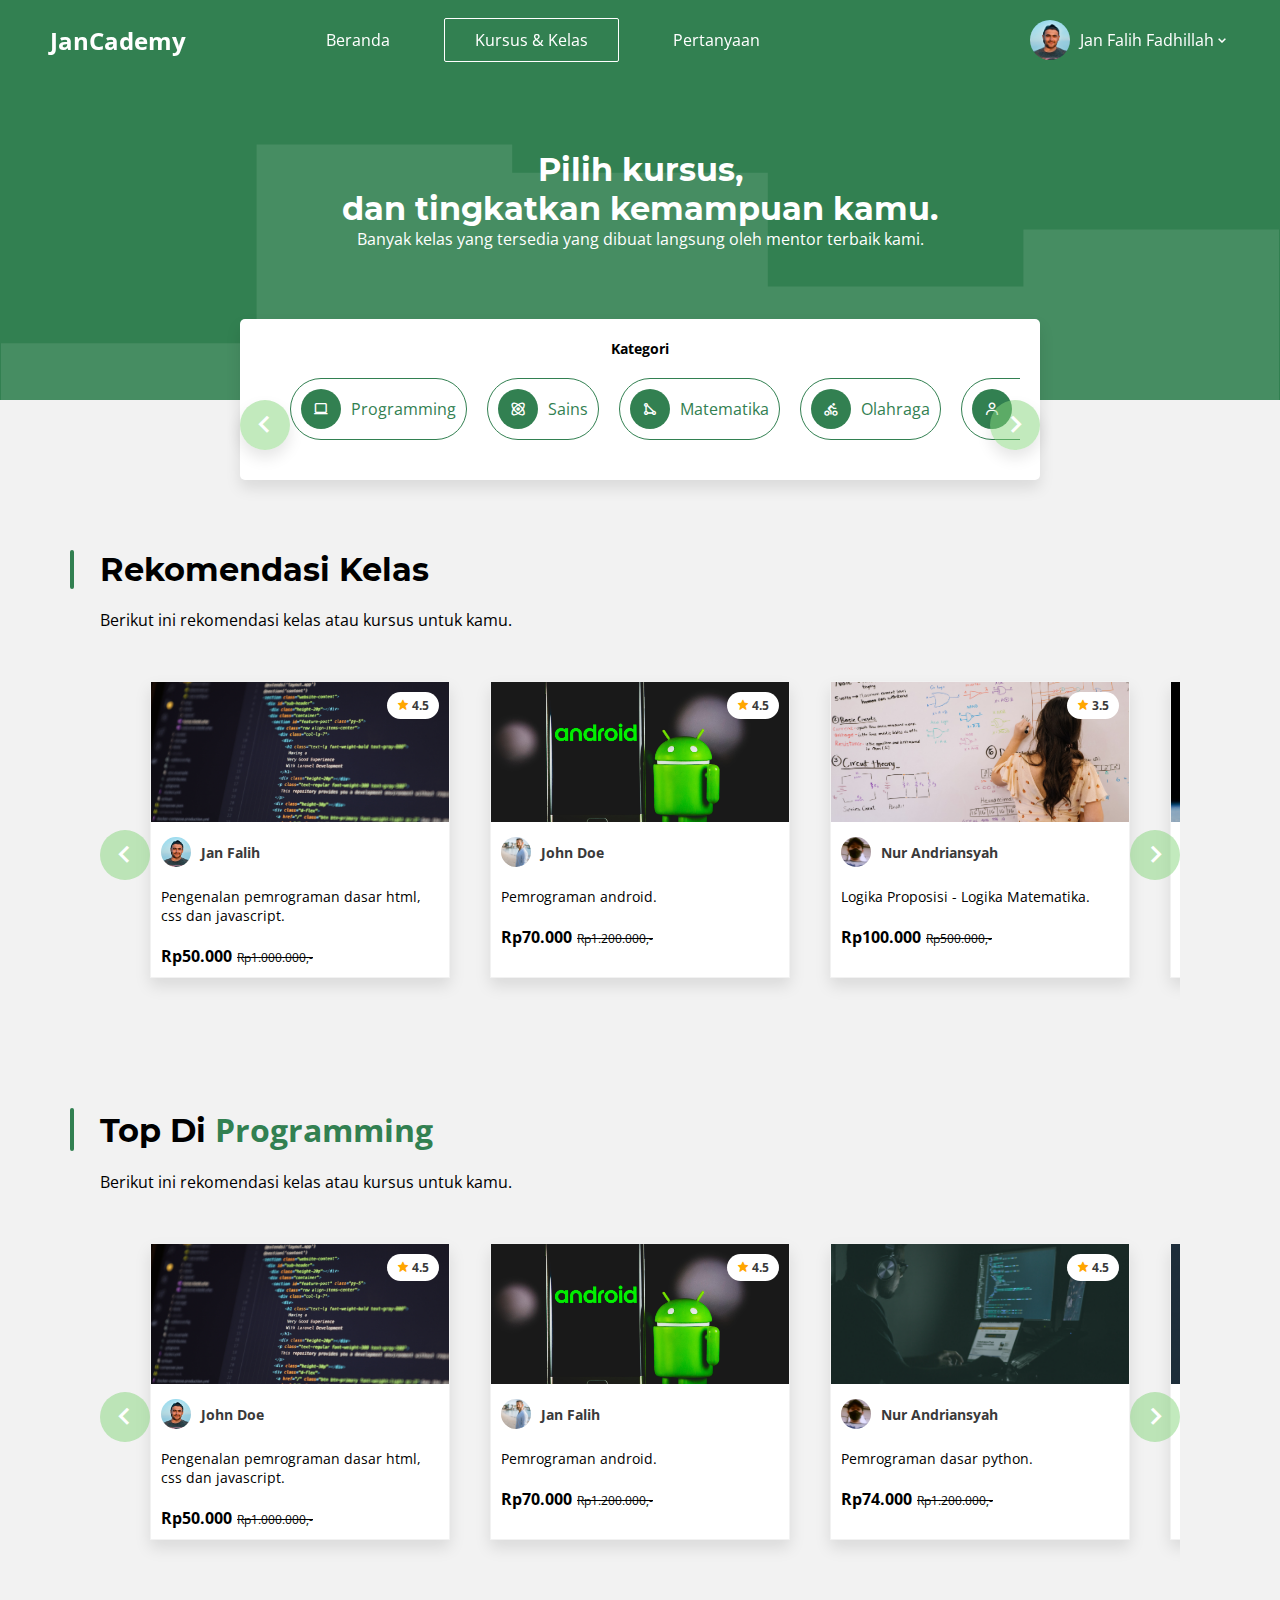
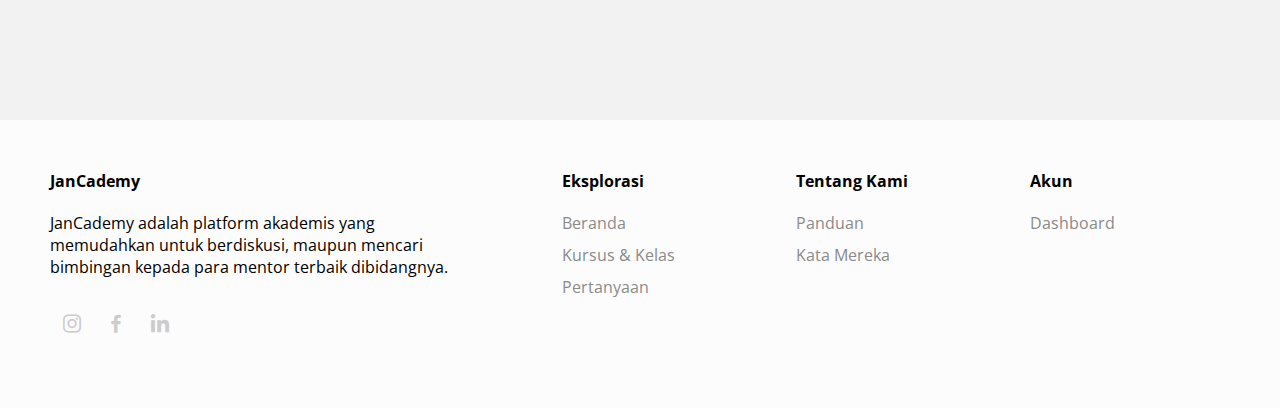
<file: course-list.html>
<!DOCTYPE html>
<html lang="en">
<head>
    <meta charset="UTF-8">
    <meta http-equiv="X-UA-Compatible" content="IE=edge">
    <meta name="viewport" content="width=device-width, initial-scale=1.0">
    <title>Pilih kursus, dan tingkatkan kemampuan kamu. - JanCademy</title>
    <link rel="icon" href="./assets/images/favicon.ico" type="image/x-icon"/>
    <link href="./assets/css/style.css" rel="stylesheet">   
    <link href="./assets/css/column.css" rel="stylesheet">
    <link href="./assets/css/section/course.css" rel="stylesheet">
    <link href="./assets/css/pages/course-list.css" rel="stylesheet">
    <link href="./assets/css/config.css" rel="stylesheet">
    <link href="./assets/css/boxicons.min.css" rel="stylesheet">
</head>
<body>
    <header id="header">
        <div class="header-left">
            <a class="logo">JanCademy</a>
            <nav>
                <a href="./index.html" class="menu-link">Beranda</a>
                <a href="#" class="menu-link active">Kursus & Kelas</a>
                <a href="./discuss-list.html" class="menu-link">Pertanyaan</a>
            </nav>
            <button id="open-sidebar" class="toggle-button"><i class="bx bx-menu"></i></button>
        </div>
        <div class="header-right">
            <div class="user-nav">
                <a class="user-link">
                    <img class="avatar-nav" src="./assets/images/avatar-1.jpg">
                    Jan Falih Fadhillah <i class="bx bx-chevron-down"></i>
                </a>
                <div class="submenu-user">
                    <a href="./dashboard.html" class="submenu-user-item"><i class="bx bxs-dashboard mr-1"></i>Dashboard</a>
                    <a href="./index.html" class="submenu-user-item"><i class="bx bx-log-out mr-1"></i>Keluar</a>
                </div>
            </div>
        </div>
    </header>
    <div id="sidebar" class="sidebar">
        <div class="sidebar-header">
            <a class="logo">JanCademy</a>
            <button id="close-sidebar"  class="toggle-button"><i class="bx bx-x"></i></button>
        </div>
        <div class="sidebar-body">
            <a href="./index.html" class="menu-link">Beranda</a>
            <a href="./course-list.html" class="menu-link active">Kursus & Kelas</a>
            <a href="./discuss-list.html" class="menu-link">Pertanyaan</a>
            <div class="sidebar-user-nav">
                <a class="sidebar-user-link">
                    <img class="sidebar-avatar-nav" src="./assets/images/avatar-1.jpg">
                    Jan Falih Fadhillah
                </a>
                <div class="sidebar-submenu-user">
                    <a href="./dashboard.html" class="submenu-user-item"><i class="bx bxs-dashboard mr-1"></i>Dashboard</a>
                    <a href="./index.html" class="submenu-user-item"><i class="bx bx-log-out mr-1"></i>Keluar</a>
                </div>
            </div>
        </div>
    </div>
    <div class="wrapper">
        <div class="row">
            <div class="col-md-12 col-sm-12 bg-primary-with-wave relative">
                <div class="container center">      
                    <h1 class="text-white">Pilih kursus,<br>dan tingkatkan kemampuan kamu.</h1>
                    <p class="text-white">Banyak kelas yang tersedia yang dibuat langsung oleh mentor terbaik kami.</p>
                    <div class="category-box">
                        <div class="category-box-title">Kategori</div>
                        <button id="left-button-category-list" class="arrow-left-category"><i class="bx bx-chevron-left bx-md"></i></button>
                        <div id="list-category-course" class="category-list">
                            <a class="category">
                                <div class="category-icon">
                                    <i class="bx bx-laptop"></i>
                                </div>
                                Programming
                            </a>
                            <a class="category">
                                <div class="category-icon">
                                    <i class="bx bx-atom"></i>
                                </div>
                                Sains
                            </a>
                            <a class="category">
                                <div class="category-icon">
                                    <i class="bx bx-shape-triangle"></i>
                                </div>
                                Matematika
                            </a>
                            <a class="category">
                                <div class="category-icon">
                                    <i class="bx bx-cycling"></i>
                                </div>
                                Olahraga
                            </a>
                            
                            <a class="category">
                                <div class="category-icon">
                                    <i class="bx bx-user"></i>
                                </div>
                                Agama
                            </a>
                        </div>
                        <button id="right-button-category-list" class="arrow-right-category"><i class="bx bx-chevron-right bx-md"></i></button>
                    </div>
                </div>
            </div>
            <div class="col-md-12">
                <div class="container pb-3">
                    <h1 class="title-section mb-2">Rekomendasi Kelas</h1>
                    <p class="mb-2">Berikut ini rekomendasi kelas atau kursus untuk kamu.</p>
                    <div class="course-highlight">
                        <button id="recomendation-course-1-left" class="arrow-left-course"><i class="bx bx-chevron-left bx-md"></i></button>
                        <div id="recomendation-course-1" class="course-list">
                            <div class="course-card">
                                <img class="course-img" src="assets/images/course/html.jpg">
                                <a href="./course-detail.html" class="course-user">
                                    <img class="course-avatar" src="assets/images/avatar-1.jpg">                            
                                    Jan Falih
                                </a>
                                <span class="course-rating"><i class="bx bxs-star"></i> 4.5</span>
                                <div class="course-meta">
                                    <a href="./course-detail.html" class="course-title">Pengenalan pemrograman dasar html, css dan javascript.</a>
                                    <span class="course-price">Rp50.000</span><span class="course-original-price"><s>Rp1.000.000,-</s></span>
                                </div>
                            </div>
                            <div class="course-card">
                                <img class="course-img" src="assets/images/course/android.jpg">
                                <a href="./course-detail.html" class="course-user">
                                    <img class="course-avatar" src="assets/images/avatar-2.jpg">                            
                                    John Doe
                                </a>
                                <span class="course-rating"><i class="bx bxs-star"></i> 4.5</span>
                                <div class="course-meta">
                                    <a href="./course-detail.html" class="course-title">Pemrograman android.</a>
                                    <span class="course-price">Rp70.000</span><span class="course-original-price"><s>Rp1.200.000,-</s></span>
                                </div>
                            </div>
                            <div class="course-card">
                                <img class="course-img" src="assets/images/course/math.jpg">
                                <a href="./course-detail.html" class="course-user">
                                    <img class="course-avatar" src="assets/images/avatar-dri.jpg">                            
                                    Nur Andriansyah
                                </a>
                                <span class="course-rating"><i class="bx bxs-star"></i> 3.5</span>
                                <div class="course-meta">
                                    <a href="./course-detail.html" class="course-title">Logika Proposisi - Logika Matematika.</a>
                                    <span class="course-price">Rp100.000</span><span class="course-original-price"><s>Rp500.000,-</s></span>
                                </div>
                            </div>
                            <div class="course-card">
                                <img class="course-img" src="assets/images/course/nasa.jpg">
                                <a href="./course-detail.html" class="course-user">
                                    <img class="course-avatar" src="assets/images/avatar-dri.jpg">                            
                                    Nur Andriansyah
                                </a>
                                <span class="course-rating"><i class="bx bxs-star"></i> 5.0</span>
                                <div class="course-meta">
                                    <a href="./course-detail.html" class="course-title">Memahami dasar hukum gerak newton.</a>
                                    <span class="course-price">Rp120.000</span><span class="course-original-price"><s>Rp500.000,-</s></span>
                                </div>
                            </div>
                        </div>
                        <button id="recomendation-course-1-right" class="arrow-right-course"><i class="bx bx-chevron-right bx-md"></i></button>
                    
                    </div>
                </div>
            </div>
            <div class="col-md-12">
                <div class="container pt-3">
                    <h1 class="title-section mb-2">Top Di <span class="text-primary">Programming</span></h1>
                    <p class="mb-2">Berikut ini rekomendasi kelas atau kursus untuk kamu.</p>
                    <div class="row">
                        <div class="course-highlight">
                            <button id="recomendation-course-2-left" class="arrow-left-course"><i class="bx bx-chevron-left bx-md"></i></button>
                            <div id="recomendation-course-2" class="course-list">
                                <div class="course-card">
                                    <img class="course-img" src="assets/images/course/html.jpg">
                                    <a href="./course-detail.html" class="course-user">
                                        <img class="course-avatar" src="assets/images/avatar-1.jpg">                            
                                        John Doe
                                    </a>
                                    <span class="course-rating"><i class="bx bxs-star"></i> 4.5</span>
                                    <div class="course-meta">
                                        <a href="./course-detail.html" class="course-title">Pengenalan pemrograman dasar html, css dan javascript.</a>
                                        <span class="course-price">Rp50.000</span><span class="course-original-price"><s>Rp1.000.000,-</s></span>
                                    </div>
                                </div>
                                <div class="course-card">
                                    <img class="course-img" src="assets/images/course/android.jpg">
                                    <a href="./course-detail.html" class="course-user">
                                        <img class="course-avatar" src="assets/images/avatar-2.jpg">                            
                                        Jan Falih
                                    </a>
                                    <span class="course-rating"><i class="bx bxs-star"></i> 4.5</span>
                                    <div class="course-meta">
                                        <a href="./course-detail.html" class="course-title">Pemrograman android.</a>
                                        <span class="course-price">Rp70.000</span><span class="course-original-price"><s>Rp1.200.000,-</s></span>
                                    </div>
                                </div>
                                <div class="course-card">
                                    <img class="course-img" src="assets/images/course/python.jpg">
                                    <a href="./course-detail.html" class="course-user">
                                        <img class="course-avatar" src="assets/images/avatar-dri.jpg">                            
                                        Nur Andriansyah
                                    </a>
                                    <span class="course-rating"><i class="bx bxs-star"></i> 4.5</span>
                                    <div class="course-meta">
                                        <a href="./course-detail.html" class="course-title">Pemrograman dasar python.</a>
                                        <span class="course-price">Rp74.000</span><span class="course-original-price"><s>Rp1.200.000,-</s></span>
                                    </div>
                                </div>
                                <div class="course-card">
                                    <img class="course-img" src="assets/images/course/jquery.png">
                                    <a href="./course-detail.html" class="course-user">
                                        <img class="course-avatar" src="assets/images/avatar-dri.jpg">                            
                                        Nur Andriansyah
                                    </a>
                                    <span class="course-rating"><i class="bx bxs-star"></i> 4.5</span>
                                    <div class="course-meta">
                                        <a href="./course-detail.html" class="course-title">Mengenal lebih jauh tentang jquery.</a>
                                        <span class="course-price">Rp34.000</span><span class="course-original-price"><s>Rp500.000,-</s></span>
                                    </div>
                                </div>
                            </div>
                            <button id="recomendation-course-2-right" class="arrow-right-course"><i class="bx bx-chevron-right bx-md"></i></button>
                        
                        </div>
                    </div>
                </div>
            </div>
        </div>
    </div>
    <footer>
        <div class="footer-left">
            <a class="footer-logo">JanCademy</a>
            <p>JanCademy adalah platform akademis yang memudahkan untuk berdiskusi, maupun mencari bimbingan kepada para mentor terbaik dibidangnya.</p>
            <div class="social-media">
                <a href="https://instagram.com/jan.falih" class="social-item"><i class="bx bxl-instagram"></i></a>
                <a href="https://www.facebook.com/jan.fadhillah.3/" class="social-item"><i class="bx bxl-facebook"></i></a>
                <a href="https://id.linkedin.com/in/jan-falih-fadhillah-a7bb7318b" class="social-item"><i class="bx bxl-linkedin"></i></a>
            </div>
        </div>
        <div class="footer-right">
            <div class="footer-menu">
                <h4 class="menu-title">Eksplorasi</h4>
                <a href="./index.html" class="menu-footer">Beranda</a>
                <a href="./course-list.html" class="menu-footer">Kursus & Kelas</a>
                <a href="./discuss-list.html" class="menu-footer">Pertanyaan</a>
            </div>
            
            <div class="footer-menu">
                <h4 class="menu-title">Tentang Kami</h4>
                <a href="./index.html#panduan" class="menu-footer">Panduan</a>
                <a href="./index.html#kata_mereka" class="menu-footer">Kata Mereka</a>            
            </div>
            
            <div class="footer-menu">
                <h4 class="menu-title">Akun</h4>
                <a href="./dashboard.html" class="menu-footer">Dashboard</a>
            </div>
        </div>
    </footer>
    <script src="assets/js/jquery.js"></script>
    <script src="assets/js/slider.js"></script>
    <script src="assets/js/transition.js"></script>
    <script src="assets/js/index.js"></script>
</body>
</html>
</file>
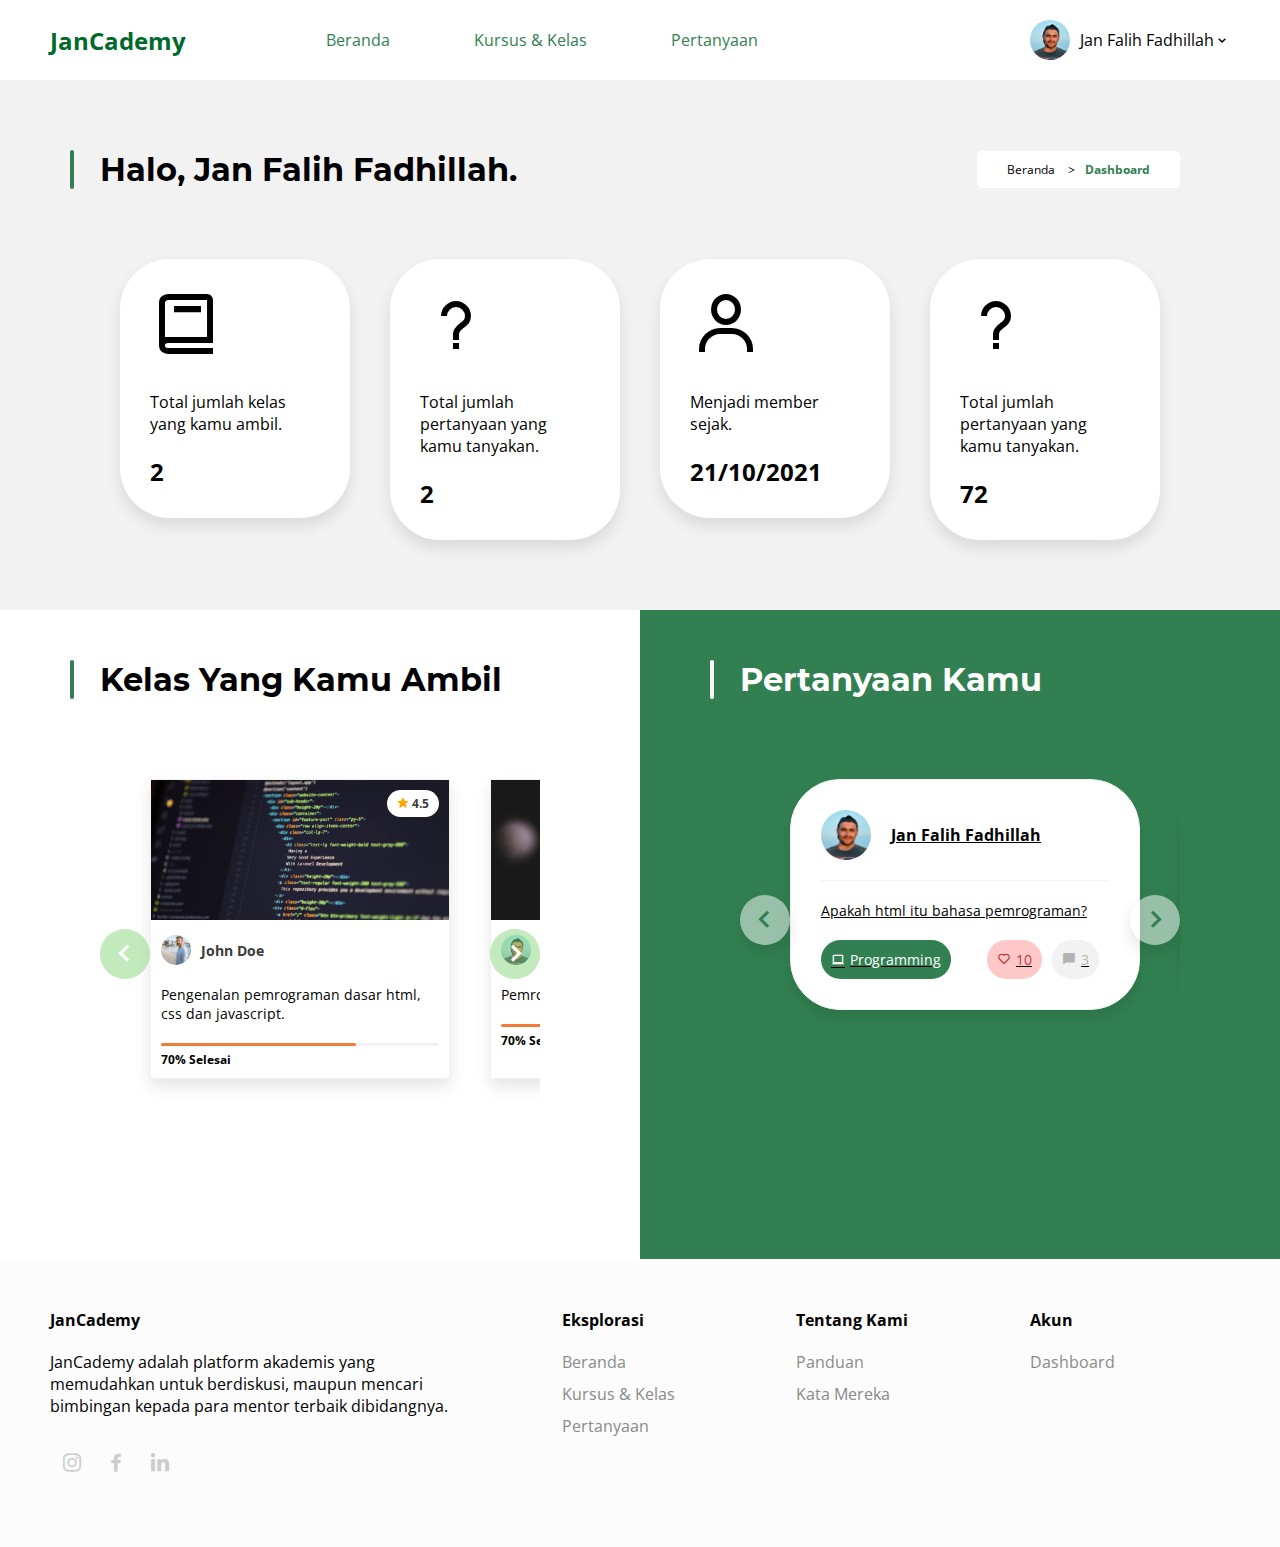
<file: dashboard.html>
<!DOCTYPE html>
<html lang="en">
<head>
    <meta charset="UTF-8">
    <meta http-equiv="X-UA-Compatible" content="IE=edge">
    <meta name="viewport" content="width=device-width, initial-scale=1.0">
    <title>Dashboard akun - JanCademy</title>
    <link rel="icon" href="./assets/images/favicon.ico" type="image/x-icon"/>
    <link href="./assets/css/boxicons.min.css" rel="stylesheet">
    <link href="./assets/css/style.css" rel="stylesheet">
    <link href="./assets/css/column.css" rel="stylesheet">
    <link href="./assets/css/section/course.css" rel="stylesheet">
    <link href="./assets/css/section/question.css" rel="stylesheet">
    <link href="./assets/css/pages/dashboard.css" rel="stylesheet">
    <link href="./assets/css/config.css" rel="stylesheet">
</head>
<body>
    <header class="scrollActive">
        <div class="header-left">
            <a class="logo">JanCademy</a>
            <nav>
                <a href="./index.html" class="menu-link">Beranda</a>
                <a href="./course-list.html" class="menu-link">Kursus & Kelas</a>
                <a href="./discuss-list.html" class="menu-link">Pertanyaan</a>
            </nav>
            <button id="open-sidebar" class="toggle-button"><i class="bx bx-menu"></i></button>
        </div>
        <div class="header-right">
            <div class="user-nav">
                <a class="user-link">
                    <img class="avatar-nav" src="./assets/images/avatar-1.jpg">
                    Jan Falih Fadhillah <i class="bx bx-chevron-down"></i>
                </a>
                <div class="submenu-user">
                    <a href="./dashboard.html" class="submenu-user-item"><i class="bx bxs-dashboard mr-1"></i>Dashboard</a>
                    <a href="./index.html" class="submenu-user-item"><i class="bx bx-log-out mr-1"></i>Keluar</a>
                </div>
            </div>
        </div>
    </header>
    
    <div id="sidebar" class="sidebar">
        <div class="sidebar-header">
            <a class="logo">JanCademy</a>
            <button id="close-sidebar"  class="toggle-button"><i class="bx bx-x"></i></button>
        </div>
        <div class="sidebar-body">
            <a href="./index.html" class="menu-link">Beranda</a>
            <a href="./course-list.html" class="menu-link">Kursus & Kelas</a>
            <a href="./discuss-list.html" class="menu-link">Pertanyaan</a>
            <div class="sidebar-user-nav">
                <a class="sidebar-user-link">
                    <img class="sidebar-avatar-nav" src="./assets/images/avatar-1.jpg">
                    Jan Falih Fadhillah
                </a>
                <div class="sidebar-submenu-user">
                    <a href="./dashboard.html" class="submenu-user-item"><i class="bx bxs-dashboard mr-1"></i>Dashboard</a>
                    <a href="./index.html" class="submenu-user-item"><i class="bx bx-log-out mr-1"></i>Keluar</a>
                </div>
            </div>
        </div>
    </div>
    <div class="wrapper">
        <div class="row">
            <div class="col-md-12">
                <div class="container pb-3">
                    <div class="row">
                        <div class="col-md-12">
                            <div class="header-section">
                                <h1 class="title-section mb-0">Halo, Jan Falih Fadhillah.</h1>
                                <div class="breadcrumbs">
                                    <a href="./index.html" class="breadcrumbs-items">
                                        Beranda
                                    </a>
                                    <a href="#" class="breadcrumbs-items active">
                                        Dashboard
                                    </a>
                                </div>
                            </div>
                        </div>
                        <div class="col-md-3 col-sm-12">
                            <div class="card-dashboard">
                                <div class="card-dashboard-icon">
                                    <i class="bx bx-book"></i>
                                </div>
                                <p class="card-dashboard-text">Total jumlah kelas yang kamu ambil.</p>
                                <span class="card-dashboard-count">2</span>
                            </div>
                        </div>
                        <div class="col-md-3 col-sm-12">
                            <div class="card-dashboard">
                                <div class="card-dashboard-icon">
                                    <i class="bx bx-question-mark"></i>
                                </div>
                                <p class="card-dashboard-text">Total jumlah pertanyaan yang kamu tanyakan.</p>
                                <span class="card-dashboard-count">2</span>
                            </div>
                        </div>
                        <div class="col-md-3 col-sm-12">
                            <div class="card-dashboard">
                                <div class="card-dashboard-icon">
                                    <i class="bx bx-user"></i>
                                </div>
                                <p class="card-dashboard-text">Menjadi member sejak.</p>
                                <span class="card-dashboard-count">21/10/2021</span>
                            </div>
                        </div>
                        <div class="col-md-3 col-sm-12">
                            <div class="card-dashboard">
                                <div class="card-dashboard-icon">
                                    <i class="bx bx-question-mark mr-1"></i>
                                </div>
                                <p class="card-dashboard-text">Total jumlah pertanyaan yang kamu tanyakan.</p>
                                <span class="card-dashboard-count">72</span>
                            </div>
                        </div>
                    </div>
                </div>
            </div>
            <div class="col-md-6 col-sm-12 bg-white">
                <div class="container pt-3">
                    <h1 class="title-section">Kelas Yang Kamu Ambil</h1>
                    <div class="course-highlight">
                        <button id="left-button-course" class="arrow-left-course"><i class="bx bx-chevron-left bx-md"></i></button>
                        <div id="list-course" class="course-list">
                            <div class="course-card">
                                <img class="course-img" src="assets/images/course/html.jpg">
                                <a href="./course-detail.html" class="course-user">
                                    <img class="course-avatar" src="assets/images/avatar-2.jpg">                            
                                    John Doe
                                </a>
                                <span class="course-rating"><i class="bx bxs-star"></i> 4.5</span>
                                <div class="course-meta">
                                    <a href="./course-detail.html" class="course-title">Pengenalan pemrograman dasar html, css dan javascript.</a>
                                    <div class="course-progress">
                                        <div class="progress">
                                            <div class="progress-bar"></div>
                                        </div>
                                        <div class="progress-text">70% Selesai</div>
                                    </div>
                                </div>
                            </div>
                            <div class="course-card">
                                <img class="course-img" src="assets/images/course/android.jpg">
                                <a href="./course-detail.html" class="course-user">
                                    <img class="course-avatar" src="assets/images/avatar-1.jpg">                            
                                    Jan Falih
                                </a>
                                <span class="course-rating"><i class="bx bxs-star"></i> 4.5</span>
                                <div class="course-meta">
                                    <a href="./course-detail.html" class="course-title">Pemrograman android.</a>
                                    <div class="course-progress">
                                        <div class="progress">
                                            <div class="progress-bar"></div>
                                        </div>
                                        <div class="progress-text">70% Selesai</div>
                                    </div>
                                </div>
                            </div>
                        </div>
                        <button id="right-button-course" class="arrow-right-course"><i class="bx bx-chevron-right bx-md"></i></button>
                    </div>
                </div>
            </div>
            <div class="col-md-6 col-sm-12 bg-primary">
                <div class="container pt-3">
                    <h1 class="title-section">Pertanyaan Kamu</h1>
                    <div class="question-highlight">
                        <button id="left-button-question" class="arrow-left-question"><i class="bx bx-chevron-left bx-md"></i></button>
                        <div id="list-question" class="question-list">
                            <a href="./discuss-detail.html" class="question-card">
                                <div class="question-user">
                                    <img class="question-avatar" src="./assets/images/avatar-1.jpg">
                                    Jan Falih Fadhillah
                                </div>
                                <div class="question-body">
                                    <p class="question-text">Apakah html itu bahasa pemrograman?</p>
                                </div>
                                <div class="question-footer">
                                    <div class="question-category">
                                        <i class="bx bx-laptop"></i>Programming
                                    </div>
                                    <div class="question-action">
                                        <div class="question-love"><i class="bx bx-heart"></i>10</div>
                                        <div class="question-discuss"><i class="bx bxs-comment"></i>3</div>
                                    </div>
                                </div>
                            </a>
                            <a href="./discuss-detail.html" class="question-card">
                                <div class="question-user">
                                    <img class="question-avatar" src="./assets/images/avatar-1.jpg">
                                    Jan Falih Fadhillah
                                </div>
                                <div class="question-body">
                                    <p class="question-text">Kenapa air tidak berwarna?</p>
                                </div>
                                <div class="question-footer">
                                    <div class="question-category">
                                        <i class="bx bx-atom"></i>Sains
                                    </div>
                                    <div class="question-action">
                                        <div class="question-love"><i class="bx bx-heart"></i>10</div>
                                        <div class="question-discuss"><i class="bx bxs-comment"></i>3</div>
                                    </div>
                                </div>
                            </a>
                        </div>
                        <button id="right-button-question" class="arrow-right-question"><i class="bx bx-chevron-right bx-md"></i></button>
                    </div>
                </div>
            </div>
        </div>
    </div>
    
    <footer>
        <div class="footer-left">
            <a class="footer-logo">JanCademy</a>
            <p>JanCademy adalah platform akademis yang memudahkan untuk berdiskusi, maupun mencari bimbingan kepada para mentor terbaik dibidangnya.</p>
            <div class="social-media">
                <a href="https://instagram.com/jan.falih" class="social-item"><i class="bx bxl-instagram"></i></a>
                <a href="https://www.facebook.com/jan.fadhillah.3/" class="social-item"><i class="bx bxl-facebook"></i></a>
                <a href="https://id.linkedin.com/in/jan-falih-fadhillah-a7bb7318b" class="social-item"><i class="bx bxl-linkedin"></i></a>
            </div>
        </div>
        <div class="footer-right">
            <div class="footer-menu">
                <h4 class="menu-title">Eksplorasi</h4>
                <a href="./index.html" class="menu-footer">Beranda</a>
                <a href="./course-list.html" class="menu-footer">Kursus & Kelas</a>
                <a href="./discuss-list.html" class="menu-footer">Pertanyaan</a>
            </div>
            
            <div class="footer-menu">
                <h4 class="menu-title">Tentang Kami</h4>
                <a href="./index.html#panduan" class="menu-footer">Panduan</a>
                <a href="./index.html#kata_mereka" class="menu-footer">Kata Mereka</a>            
            </div>
            
            <div class="footer-menu">
                <h4 class="menu-title">Akun</h4>
                <a href="./dashboard.html" class="menu-footer">Dashboard</a>
            </div>
        </div>
    </footer>
    <script src="./assets/js/jquery.js"></script>
    <script src="./assets/js/index.js"></script>
</body>
</html>
</file>
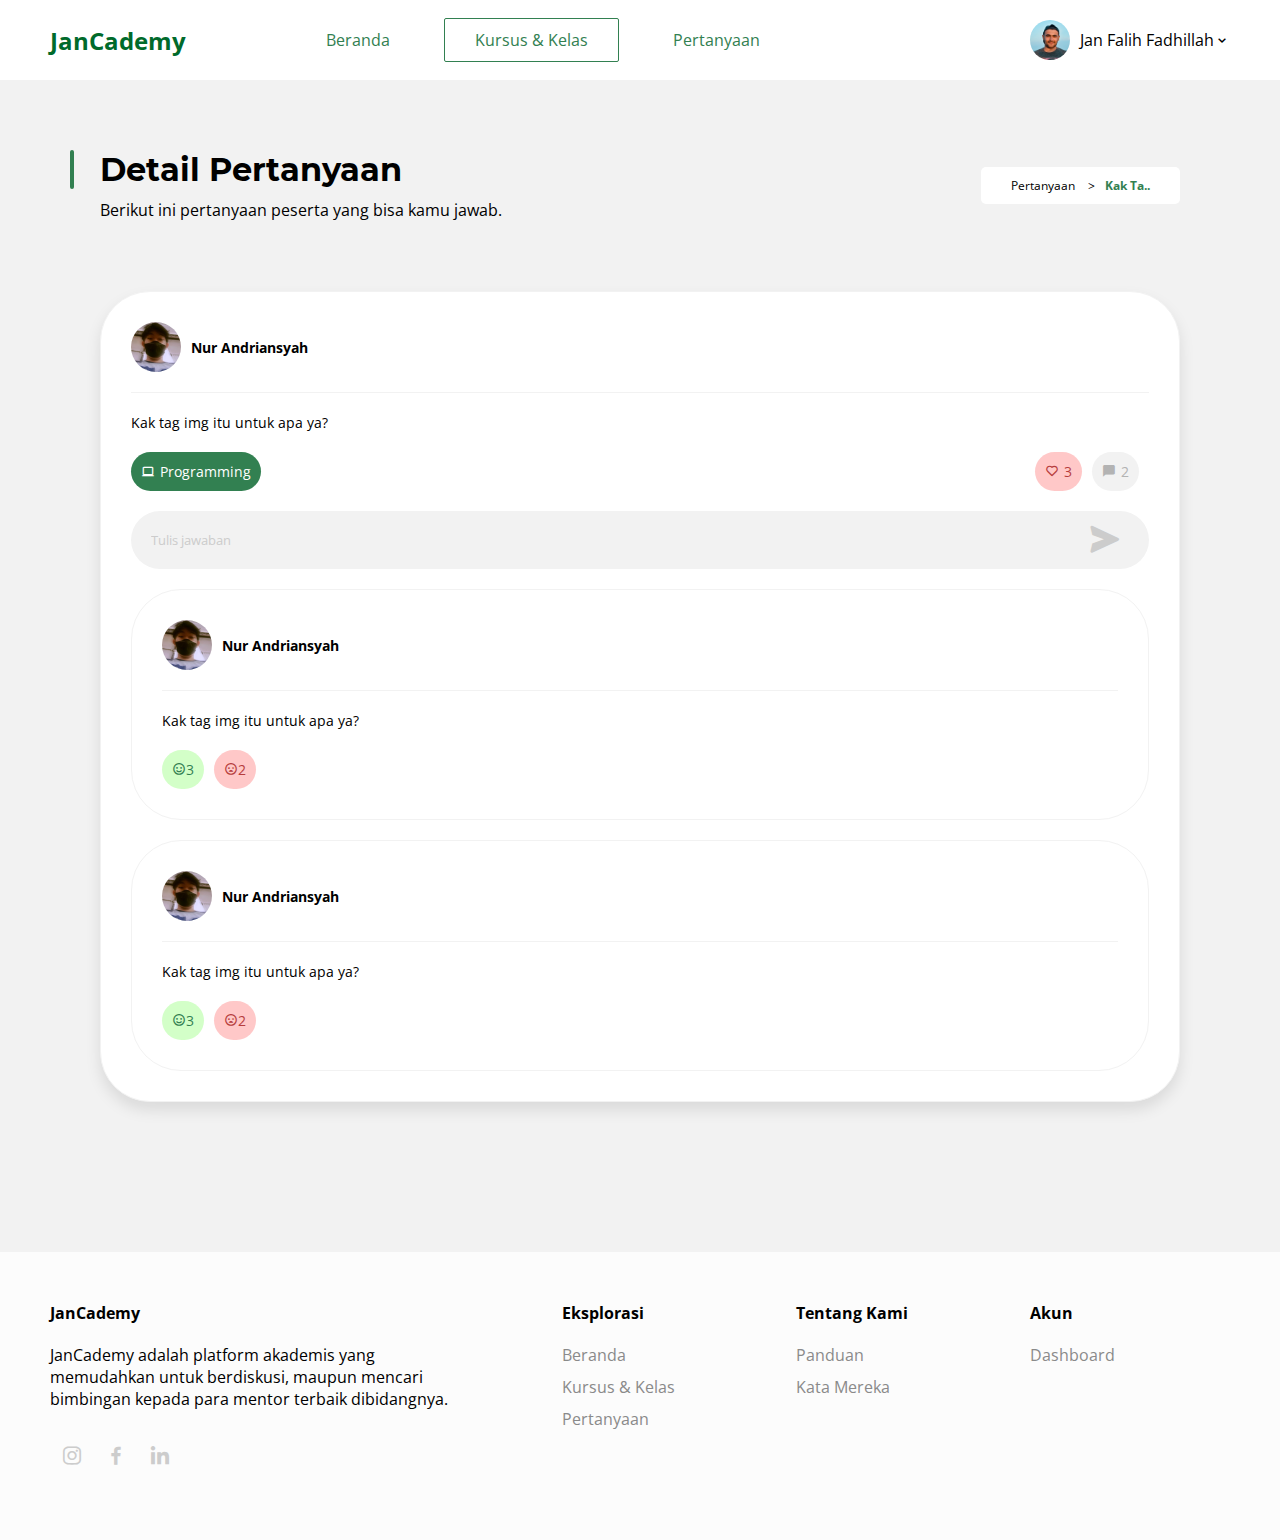
<file: discuss-detail.html>
<!DOCTYPE html>
<html lang="en">
<head>
    <meta charset="UTF-8">
    <meta http-equiv="X-UA-Compatible" content="IE=edge">
    <meta name="viewport" content="width=device-width, initial-scale=1.0">
    <title>Kak tag img itu untuk apa ya? - JanCademy</title>
    <link rel="icon" href="./assets/images/favicon.ico" type="image/x-icon"/>
    <link href="./assets/css/style.css" rel="stylesheet">   
    <link href="./assets/css/column.css" rel="stylesheet">  
    <link href="./assets/css/pages/discuss-detail.css" rel="stylesheet">  
    <link href="./assets/css/config.css" rel="stylesheet">
    <link href="./assets/css/boxicons.min.css" rel="stylesheet">
</head>
<body>
    <header class="scrollActive">
        <div class="header-left">
            <a class="logo">JanCademy</a>
            <nav>
                <a href="./index.html" class="menu-link">Beranda</a>
                <a href="#" class="menu-link active">Kursus & Kelas</a>
                <a href="./discuss-list.html" class="menu-link">Pertanyaan</a>
            </nav>
            <button id="open-sidebar" class="toggle-button"><i class="bx bx-menu"></i></button>
        </div>
        <div class="header-right">
            <div class="user-nav">
                <a class="user-link">
                    <img class="avatar-nav" src="./assets/images/avatar-1.jpg">
                    Jan Falih Fadhillah <i class="bx bx-chevron-down"></i>
                </a>
                <div class="submenu-user">
                    <a href="./dashboard.html" class="submenu-user-item"><i class="bx bxs-dashboard mr-1"></i>Dashboard</a>
                    <a href="./index.html" class="submenu-user-item"><i class="bx bx-log-out mr-1"></i>Keluar</a>
                </div>
            </div>
        </div>
    </header>
    
    <div id="sidebar" class="sidebar">
        <div class="sidebar-header">
            <a class="logo">JanCademy</a>
            <button id="close-sidebar"  class="toggle-button"><i class="bx bx-x"></i></button>
        </div>
        <div class="sidebar-body">
            <a href="./index.html" class="menu-link">Beranda</a>
            <a href="./course-list.html" class="menu-link">Kursus & Kelas</a>
            <a href="./discuss-list.html" class="menu-link">Pertanyaan</a>
            <div class="sidebar-user-nav">
                <a class="sidebar-user-link">
                    <img class="sidebar-avatar-nav" src="./assets/images/avatar-1.jpg">
                    Jan Falih Fadhillah
                </a>
                <div class="sidebar-submenu-user">
                    <a href="./dashboard.html" class="submenu-user-item"><i class="bx bxs-dashboard mr-1"></i>Dashboard</a>
                    <a href="./index.html" class="submenu-user-item"><i class="bx bx-log-out mr-1"></i>Keluar</a>
                </div>
            </div>
        </div>
    </div>
    <div class="wrapper">
        <div class="row">
            <div class="col-md-12 col-sm-12">
                <div class="container pb-1">
                    <div class="header-section">
                        <div class="title-header-section">
                            <h1 class="title-section">Detail Pertanyaan</h1>
                            <p class="paragraph-section">Berikut ini pertanyaan peserta yang bisa kamu jawab.</p>
                        </div>
                        <div class="breadcrumbs">
                            <a href="./discuss-list.html" class="breadcrumbs-items">
                                Pertanyaan
                            </a>
                            <a href="#" class="breadcrumbs-items active">
                                Kak Ta..
                            </a>
                        </div>
                    </div>
                </div>
            </div>
            <div class="col-md-12 col-sm-12">
                <div class="container pt-1">
                    <div class="question">
                        <div class="question-user">
                            <img class="question-avatar" src="./assets/images/avatar-dri.jpg">
                            Nur Andriansyah
                        </div>
                        <div class="question-body">
                            <p class="question-text">Kak tag img itu untuk apa ya?</p>
                        </div>
                        <div class="question-footer">
                            <div class="question-category">
                                <i class="bx bx-laptop"></i>Programming
                            </div>
                            <div class="question-action">
                                <div class="question-love"><i class="bx bx-heart"></i>3</div>
                                <div class="question-discuss"><i class="bx bxs-comment"></i>2</div>
                            </div>
                        </div>
                        <form class="form-question">
                            <input class="question-input" placeholder="Tulis jawaban" type="text">
                            <button class="question-button" type="submit"><i class="bx bxs-send bx-md"></i></button>
                        </form>
                        <div class="question-answer">
                            <div class="question-user">
                                <img class="question-avatar" src="./assets/images/avatar-dri.jpg">
                                Nur Andriansyah
                            </div>    
                            <div class="question-body">
                                <p class="question-text">Kak tag img itu untuk apa ya?</p>
                            </div>                            
                            <div class="question-footer">
                                <div class="question-action">
                                    <div class="question-smile"><i class="bx bx-smile"></i>3</div>
                                    <div class="question-sad"><i class="bx bx-sad"></i>2</div>
                                </div>
                            </div>
                        </div>
                        <div class="question-answer">
                            <div class="question-user">
                                <img class="question-avatar" src="./assets/images/avatar-dri.jpg">
                                Nur Andriansyah
                            </div>    
                            <div class="question-body">
                                <p class="question-text">Kak tag img itu untuk apa ya?</p>
                            </div>                            
                            <div class="question-footer">
                                <div class="question-action">
                                    <div class="question-smile"><i class="bx bx-smile"></i>3</div>
                                    <div class="question-sad"><i class="bx bx-sad"></i>2</div>
                                </div>
                            </div>
                        </div>
                    </div>
                </div>
            </div>
        </div>
    </div>
    <footer>
        <div class="footer-left">
            <a class="footer-logo">JanCademy</a>
            <p>JanCademy adalah platform akademis yang memudahkan untuk berdiskusi, maupun mencari bimbingan kepada para mentor terbaik dibidangnya.</p>
            <div class="social-media">
                <a href="https://instagram.com/jan.falih" class="social-item"><i class="bx bxl-instagram"></i></a>
                <a href="https://www.facebook.com/jan.fadhillah.3/" class="social-item"><i class="bx bxl-facebook"></i></a>
                <a href="https://id.linkedin.com/in/jan-falih-fadhillah-a7bb7318b" class="social-item"><i class="bx bxl-linkedin"></i></a>
            </div>
        </div>
        <div class="footer-right">
            <div class="footer-menu">
                <h4 class="menu-title">Eksplorasi</h4>
                <a href="./index.html" class="menu-footer">Beranda</a>
                <a href="./course-list.html" class="menu-footer">Kursus & Kelas</a>
                <a href="./discuss-list.html" class="menu-footer">Pertanyaan</a>
            </div>
            
            <div class="footer-menu">
                <h4 class="menu-title">Tentang Kami</h4>
                <a href="./index.html#panduan" class="menu-footer">Panduan</a>
                <a href="./index.html#kata_mereka" class="menu-footer">Kata Mereka</a>            
            </div>
            
            <div class="footer-menu">
                <h4 class="menu-title">Akun</h4>
                <a href="./dashboard.html" class="menu-footer">Dashboard</a>
            </div>
        </div>
    </footer>
    <script src="./assets/js/jquery.js"></script>
    <script src="./assets/js/index.js"></script>
</body>
</html>
</file>
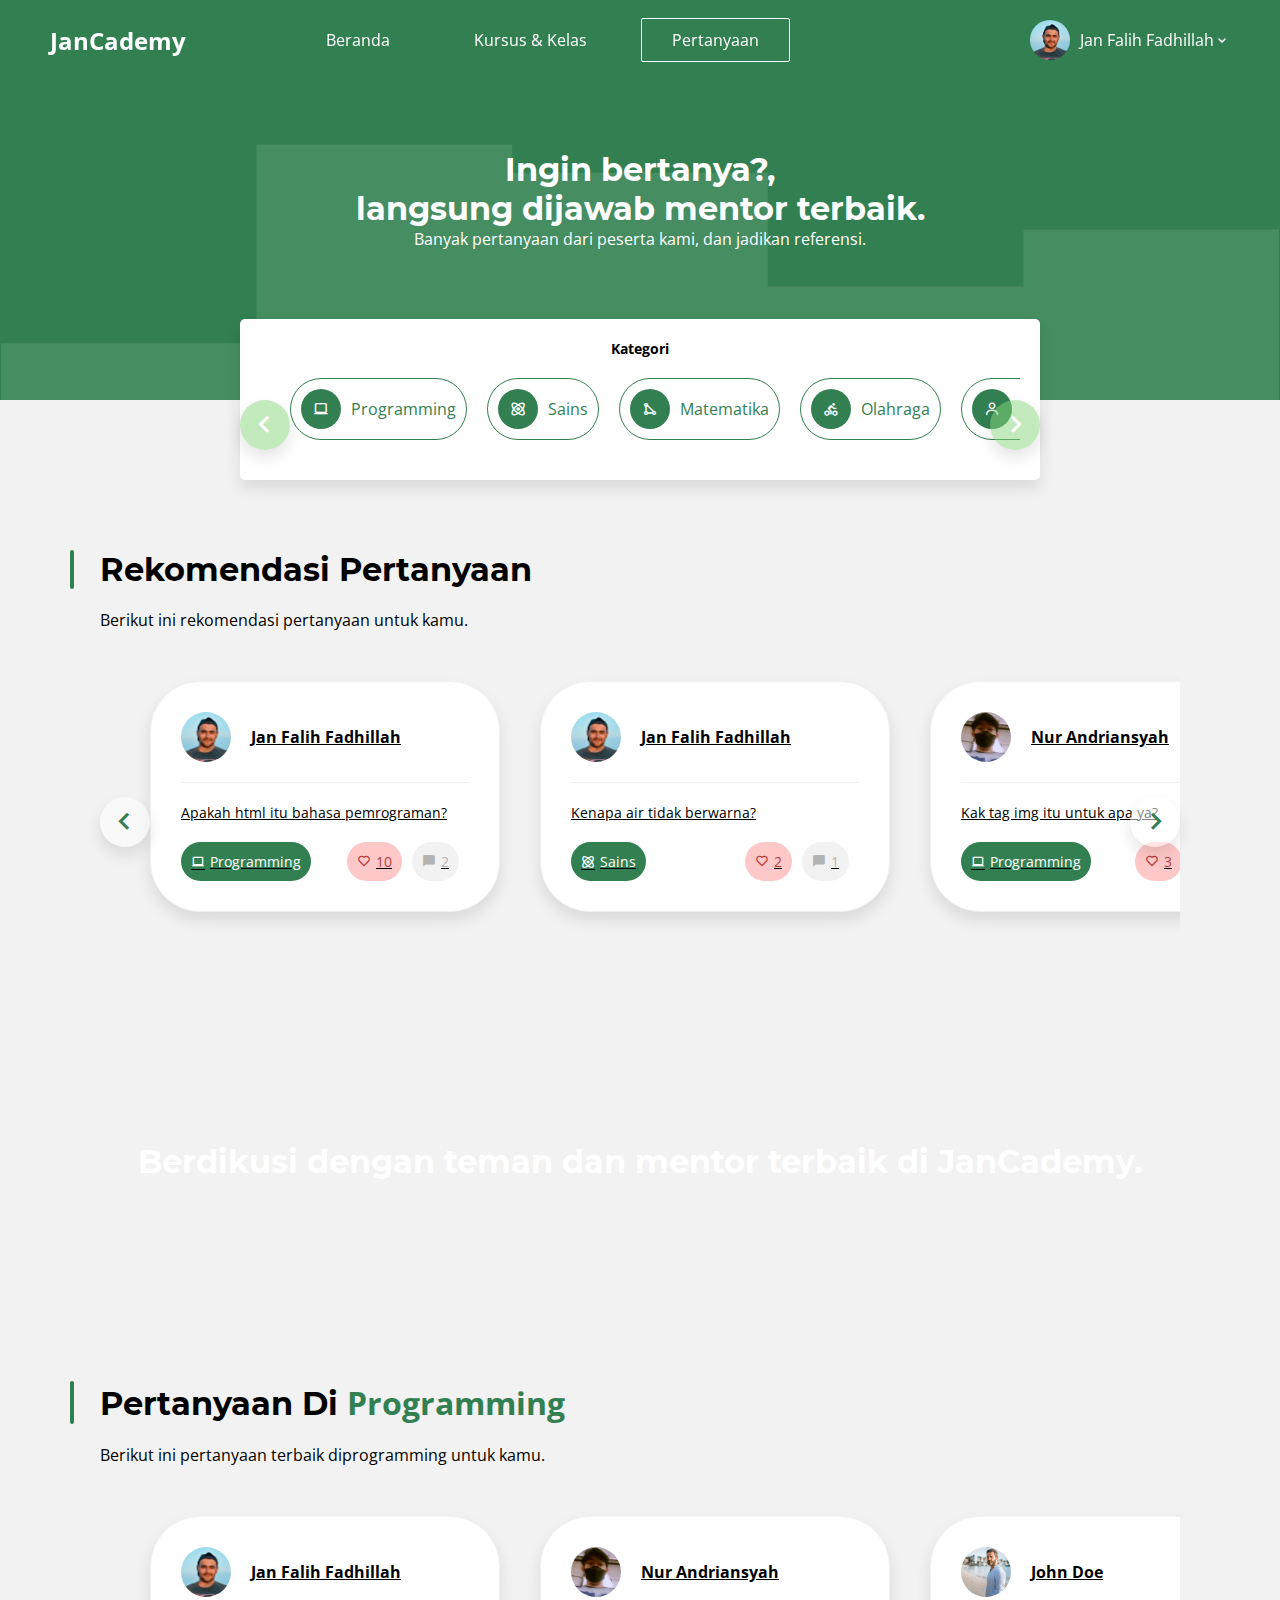
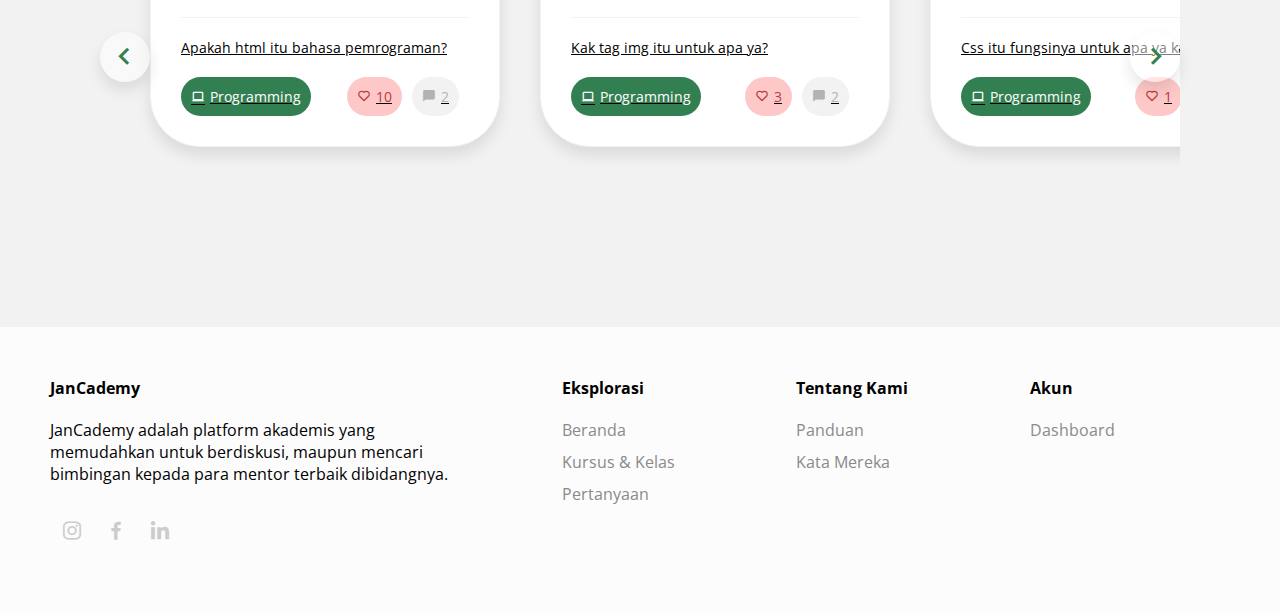
<file: discuss-list.html>
<!DOCTYPE html>
<html lang="en">
<head>
    <meta charset="UTF-8">
    <meta http-equiv="X-UA-Compatible" content="IE=edge">
    <meta name="viewport" content="width=device-width, initial-scale=1.0">
    <title>Ingin bertanya?, langsung dijawab mentor terbaik. - JanCademy</title>
    <link rel="icon" href="./assets/images/favicon.ico" type="image/x-icon"/>
    <link href="./assets/css/style.css" rel="stylesheet">   
    <link href="./assets/css/column.css" rel="stylesheet">
    <link href="./assets/css/section/question.css" rel="stylesheet">
    <link href="./assets/css/pages/course-list.css" rel="stylesheet">
    <link href="./assets/css/config.css" rel="stylesheet">
    <link href="./assets/css/boxicons.min.css" rel="stylesheet">
</head>
<body>
    <header id="header">
        <div class="header-left">
            <a class="logo">JanCademy</a>
            <nav>
                <a href="./index.html" class="menu-link ">Beranda</a>
                <a href="./course-list.html" class="menu-link">Kursus & Kelas</a>
                <a href="./discuss-list.html" class="menu-link active">Pertanyaan</a>
            </nav>
            <button id="open-sidebar" class="toggle-button"><i class="bx bx-menu"></i></button>
        </div>
        <div class="header-right">
            <div class="user-nav">
                <a class="user-link">
                    <img class="avatar-nav" src="./assets/images/avatar-1.jpg">
                    Jan Falih Fadhillah <i class="bx bx-chevron-down"></i>
                </a>
                <div class="submenu-user">
                    <a href="./dashboard.html" class="submenu-user-item"><i class="bx bxs-dashboard mr-1"></i>Dashboard</a>
                    <a href="./index.html" class="submenu-user-item"><i class="bx bx-log-out mr-1"></i>Keluar</a>
                </div>
            </div>
        </div>
    </header>
    <div id="sidebar" class="sidebar">
        <div class="sidebar-header">
            <a class="logo">JanCademy</a>
            <button id="close-sidebar"  class="toggle-button"><i class="bx bx-x"></i></button>
        </div>
        <div class="sidebar-body">
            <a href="./index.html" class="menu-link">Beranda</a>
            <a href="./course-list.html" class="menu-link">Kursus & Kelas</a>
            <a href="./discuss-list.html" class="menu-link active">Pertanyaan</a>
            <div class="sidebar-user-nav">
                <a class="sidebar-user-link">
                    <img class="sidebar-avatar-nav" src="./assets/images/avatar-1.jpg">
                    Jan Falih Fadhillah
                </a>
                <div class="sidebar-submenu-user">
                    <a href="./dashboard.html" class="submenu-user-item"><i class="bx bxs-dashboard mr-1"></i>Dashboard</a>
                    <a href="./index.html" class="submenu-user-item"><i class="bx bx-log-out mr-1"></i>Keluar</a>
                </div>
            </div>
        </div>
    </div>
    <div class="wrapper">
        <div class="row">
            <div class="col-md-12 col-sm-12 bg-primary-with-wave relative">
                <div class="container center">      
                    <h1 class="text-white">Ingin bertanya?,<br>langsung dijawab mentor terbaik.</h1>
                    <p class="text-white">Banyak pertanyaan dari peserta kami, dan jadikan referensi.</p>
                    <div class="category-box">
                        <div class="category-box-title">Kategori</div>
                        <button id="left-button-category-list" class="arrow-left-category"><i class="bx bx-chevron-left bx-md"></i></button>
                        <div id="list-category-course" class="category-list">
                            <a class="category">
                                <div class="category-icon">
                                    <i class="bx bx-laptop"></i>
                                </div>
                                Programming
                            </a>
                            <a class="category">
                                <div class="category-icon">
                                    <i class="bx bx-atom"></i>
                                </div>
                                Sains
                            </a>
                            <a class="category">
                                <div class="category-icon">
                                    <i class="bx bx-shape-triangle"></i>
                                </div>
                                Matematika
                            </a>
                            <a class="category">
                                <div class="category-icon">
                                    <i class="bx bx-cycling"></i>
                                </div>
                                Olahraga
                            </a>
                            
                            <a class="category">
                                <div class="category-icon">
                                    <i class="bx bx-user"></i>
                                </div>
                                Agama
                            </a>
                        </div>
                        <button id="right-button-category-list" class="arrow-right-category"><i class="bx bx-chevron-right bx-md"></i></button>
                    </div>
                </div>
            </div>
            <div class="col-md-12">
                <div class="container pb-3">
                    <h1 class="title-section mb-2">Rekomendasi Pertanyaan</h1>
                    <p class="mb-2">Berikut ini rekomendasi pertanyaan untuk kamu.</p>
                    <div class="question-highlight">
                        <button id="question-1-list-left" class="arrow-left-question"><i class="bx bx-chevron-left bx-md"></i></button>
                        <div id="question-1-list" class="question-list">
                            <a href="./discuss-detail.html" class="question-card">
                                <div class="question-user">
                                    <img class="question-avatar" src="./assets/images/avatar-1.jpg">
                                    Jan Falih Fadhillah
                                </div>
                                <div class="question-body">
                                    <p class="question-text">Apakah html itu bahasa pemrograman?</p>
                                </div>
                                <div class="question-footer">
                                    <div class="question-category">
                                        <i class="bx bx-laptop"></i>Programming
                                    </div>
                                    <div class="question-action">
                                        <div class="question-love"><i class="bx bx-heart"></i>10</div>
                                        <div class="question-discuss"><i class="bx bxs-comment"></i>2</div>
                                    </div>
                                </div>
                            </a>
                            <a href="./discuss-detail.html" class="question-card">
                                <div class="question-user">
                                    <img class="question-avatar" src="./assets/images/avatar-1.jpg">
                                    Jan Falih Fadhillah
                                </div>
                                <div class="question-body">
                                    <p class="question-text">Kenapa air tidak berwarna?</p>
                                </div>
                                <div class="question-footer">
                                    <div class="question-category">
                                        <i class="bx bx-atom"></i>Sains
                                    </div>
                                    <div class="question-action">
                                        <div class="question-love"><i class="bx bx-heart"></i>2</div>
                                        <div class="question-discuss"><i class="bx bxs-comment"></i>1</div>
                                    </div>
                                </div>
                            </a>
                            <a href="./discuss-detail.html" class="question-card">
                                <div class="question-user">
                                    <img class="question-avatar" src="./assets/images/avatar-dri.jpg">
                                    Nur Andriansyah
                                </div>
                                <div class="question-body">
                                    <p class="question-text">Kak tag img itu untuk apa ya?</p>
                                </div>
                                <div class="question-footer">
                                    <div class="question-category">
                                        <i class="bx bx-laptop"></i>Programming
                                    </div>
                                    <div class="question-action">
                                        <div class="question-love"><i class="bx bx-heart"></i>3</div>
                                        <div class="question-discuss"><i class="bx bxs-comment"></i>2</div>
                                    </div>
                                </div>
                            </a>
                        </div>
                        <button id="question-1-list-right" class="arrow-right-question"><i class="bx bx-chevron-right bx-md"></i></button>
                    </div>
                </div>
            </div>
            <div class="col-md-12 bg-image">
                <div class="container center">
                    <h1 class="text-white">Berdikusi dengan teman dan mentor terbaik di JanCademy.</h1>
                </div>
            </div>
            <div class="col-md-12">
                <div class="container pt-3">
                    <h1 class="title-section mb-2">Pertanyaan Di <span class="text-primary">Programming</span></h1>
                    <p class="mb-2">Berikut ini pertanyaan terbaik diprogramming untuk kamu.</p>
                    <div class="question-highlight">
                        <button id="question-2-list-left" class="arrow-left-question"><i class="bx bx-chevron-left bx-md"></i></button>
                        <div id="question-2-list" class="question-list">
                            <a href="./discuss-detail.html" class="question-card">
                                <div class="question-user">
                                    <img class="question-avatar" src="./assets/images/avatar-1.jpg">
                                    Jan Falih Fadhillah
                                </div>
                                <div class="question-body">
                                    <p class="question-text">Apakah html itu bahasa pemrograman?</p>
                                </div>
                                <div class="question-footer">
                                    <div class="question-category">
                                        <i class="bx bx-laptop"></i>Programming
                                    </div>
                                    <div class="question-action">
                                        <div class="question-love"><i class="bx bx-heart"></i>10</div>
                                        <div class="question-discuss"><i class="bx bxs-comment"></i>2</div>
                                    </div>
                                </div>
                            </a>
                            <a href="./discuss-detail.html" class="question-card">
                                <div class="question-user">
                                    <img class="question-avatar" src="./assets/images/avatar-dri.jpg">
                                    Nur Andriansyah
                                </div>
                                <div class="question-body">
                                    <p class="question-text">Kak tag img itu untuk apa ya?</p>
                                </div>
                                <div class="question-footer">
                                    <div class="question-category">
                                        <i class="bx bx-laptop"></i>Programming
                                    </div>
                                    <div class="question-action">
                                        <div class="question-love"><i class="bx bx-heart"></i>3</div>
                                        <div class="question-discuss"><i class="bx bxs-comment"></i>2</div>
                                    </div>
                                </div>
                            </a>
                            <a href="./discuss-detail.html" class="question-card">
                                <div class="question-user">
                                    <img class="question-avatar" src="./assets/images/avatar-2.jpg">
                                    John Doe
                                </div>
                                <div class="question-body">
                                    <p class="question-text">Css itu fungsinya untuk apa ya kak?</p>
                                </div>
                                <div class="question-footer">
                                    <div class="question-category">
                                        <i class="bx bx-laptop"></i>Programming
                                    </div>
                                    <div class="question-action">
                                        <div class="question-love"><i class="bx bx-heart"></i>1</div>
                                        <div class="question-discuss"><i class="bx bxs-comment"></i>2</div>
                                    </div>
                                </div>
                            </a>
                        </div>
                        <button id="question-2-list-right" class="arrow-right-question"><i class="bx bx-chevron-right bx-md"></i></button>
                    </div>
                </div>
            </div>
        </div>
    </div>
    <footer>
        <div class="footer-left">
            <a class="footer-logo">JanCademy</a>
            <p>JanCademy adalah platform akademis yang memudahkan untuk berdiskusi, maupun mencari bimbingan kepada para mentor terbaik dibidangnya.</p>
            <div class="social-media">
                <a href="https://instagram.com/jan.falih" class="social-item"><i class="bx bxl-instagram"></i></a>
                <a href="https://www.facebook.com/jan.fadhillah.3/" class="social-item"><i class="bx bxl-facebook"></i></a>
                <a href="https://id.linkedin.com/in/jan-falih-fadhillah-a7bb7318b" class="social-item"><i class="bx bxl-linkedin"></i></a>
            </div>
        </div>
        <div class="footer-right">
            <div class="footer-menu">
                <h4 class="menu-title">Eksplorasi</h4>
                <a href="./index.html" class="menu-footer">Beranda</a>
                <a href="./course-list.html" class="menu-footer">Kursus & Kelas</a>
                <a href="./discuss-list.html" class="menu-footer">Pertanyaan</a>
            </div>
            
            <div class="footer-menu">
                <h4 class="menu-title">Tentang Kami</h4>
                <a href="./index.html#panduan" class="menu-footer">Panduan</a>
                <a href="./index.html#kata_mereka" class="menu-footer">Kata Mereka</a>            
            </div>
            
            <div class="footer-menu">
                <h4 class="menu-title">Akun</h4>
                <a href="./dashboard.html" class="menu-footer">Dashboard</a>
            </div>
        </div>
    </footer>
    <script src="assets/js/jquery.js"></script>
    <script src="assets/js/index.js"></script>
</body>
</html>
</file>
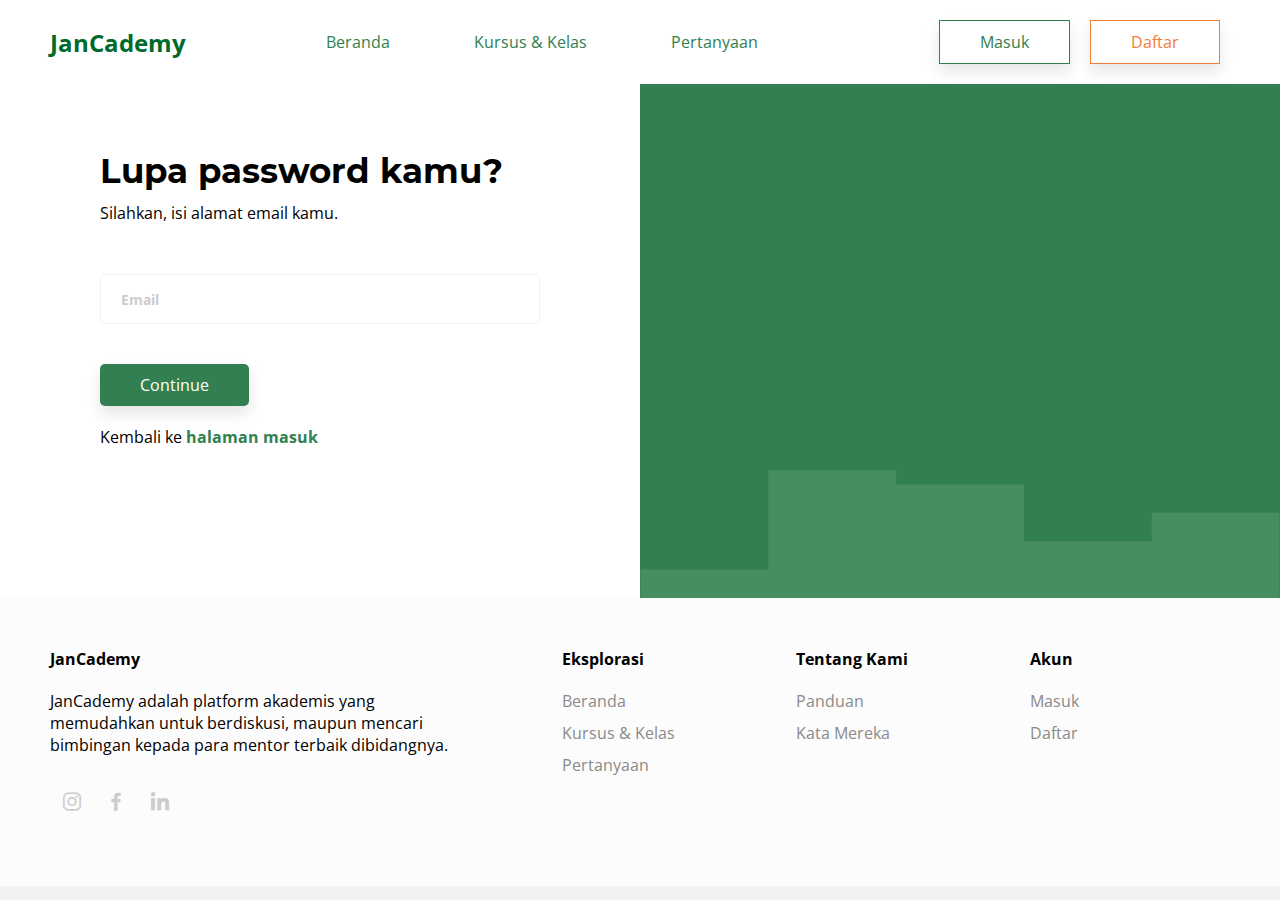
<file: forgot-password.html>
<!DOCTYPE html>
<html lang="en">
<head>
    <meta charset="UTF-8">
    <meta http-equiv="X-UA-Compatible" content="IE=edge">
    <meta name="viewport" content="width=device-width, initial-scale=1.0">
    <title>Lupa password akun - JanCademy</title>
    <link rel="icon" href="./assets/images/favicon.ico" type="image/x-icon"/>
    <link href="./assets/css/style.css" rel="stylesheet">
    <link href="./assets/css/pages/auth.css" rel="stylesheet">
    <link href="./assets/css/config.css" rel="stylesheet">
    <link href="./assets/css/column.css" rel="stylesheet">
    <link href="./assets/css/boxicons.min.css" rel="stylesheet">
</head>
<body>
    <header class="scrollActive">
        <div class="header-left">
            <a class="logo">JanCademy</a>
            <nav>
                <a href="./index.html" class="menu-link">Beranda</a>
                <a href="./course-list.html" class="menu-link">Kursus & Kelas</a>
                <a href="./discuss-list.html" class="menu-link">Pertanyaan</a>
            </nav>
            <button class="toggle-button"><i class="bx bx-menu"></i></button>
        </div>
        <div class="header-right">
            <a href="login.html" class="menu-login">Masuk</a>
            <a href="register.html" class="menu-register">Daftar</a>
        </div>
    </header>
    <div id="sidebar" class="sidebar">
        <div class="sidebar-header">
            <a class="logo">JanCademy</a>
            <button id="close-sidebar"  class="toggle-button"><i class="bx bx-x"></i></button>
        </div>
        <div class="sidebar-body">
            <a href="./index.html" class="menu-link active">Beranda</a>
            <a href="./course-list.html" class="menu-link">Kursus & Kelas</a>
            <a href="./discuss-list.html" class="menu-link">Pertanyaan</a>
            <a href="./login.html" class="menu-link">Masuk</a>
            <a href="./register.html" class="menu-link">Daftar</a>
        </div>
    </div>
    <div class="wrapper">
        <div class="row">
            <div class="col-md-6 col-sm-12 bg-white">
                <div class="container">
                    <h1 class="title-auth">
                        Lupa password kamu?
                    </h1>
                    <p>Silahkan, isi alamat email kamu.</p>
                    <form class="form-auth">
                        <input type="email" class="form-field"  placeholder="Email" name="email">
                        <button class="btn btn-primary">Continue</button>
                        <span class="register-text">Kembali ke <a href="./login.html">halaman masuk</a></span>
                    </form>
                </div>
            </div>
            <div class="col-md-6 bg-primary-with-wave">
            </div>
        </div>
    </div>
    <footer>
        <div class="footer-left">
            <a class="footer-logo">JanCademy</a>
            <p>JanCademy adalah platform akademis yang memudahkan untuk berdiskusi, maupun mencari bimbingan kepada para mentor terbaik dibidangnya.</p>
            <div class="social-media">
                <a href="https://instagram.com/jan.falih" class="social-item"><i class="bx bxl-instagram"></i></a>
                <a href="https://www.facebook.com/jan.fadhillah.3/" class="social-item"><i class="bx bxl-facebook"></i></a>
                <a href="https://id.linkedin.com/in/jan-falih-fadhillah-a7bb7318b" class="social-item"><i class="bx bxl-linkedin"></i></a>
            </div>
        </div>
        <div class="footer-right">
            <div class="footer-menu">
                <h4 class="menu-title">Eksplorasi</h4>
                <a href="./index.html" class="menu-footer">Beranda</a>
                <a href="./course-list.html" class="menu-footer">Kursus & Kelas</a>
                <a href="./discuss-list.html" class="menu-footer">Pertanyaan</a>
            </div>
            
            <div class="footer-menu">
                <h4 class="menu-title">Tentang Kami</h4>
                <a href="./index.html#panduan" class="menu-footer">Panduan</a>
                <a href="./index.html#kata_mereka" class="menu-footer">Kata Mereka</a>            
            </div>
            
            <div class="footer-menu">
                <h4 class="menu-title">Akun</h4>
                <a href="./login.html" class="menu-footer">Masuk</a>
                <a href="./register.html" class="menu-footer">Daftar</a>
            </div>
        </div>
    </footer>
    <script src="assets/js/jquery.js"></script>
    <script src="assets/js/index.js"></script>
</body>
</html>
</file>
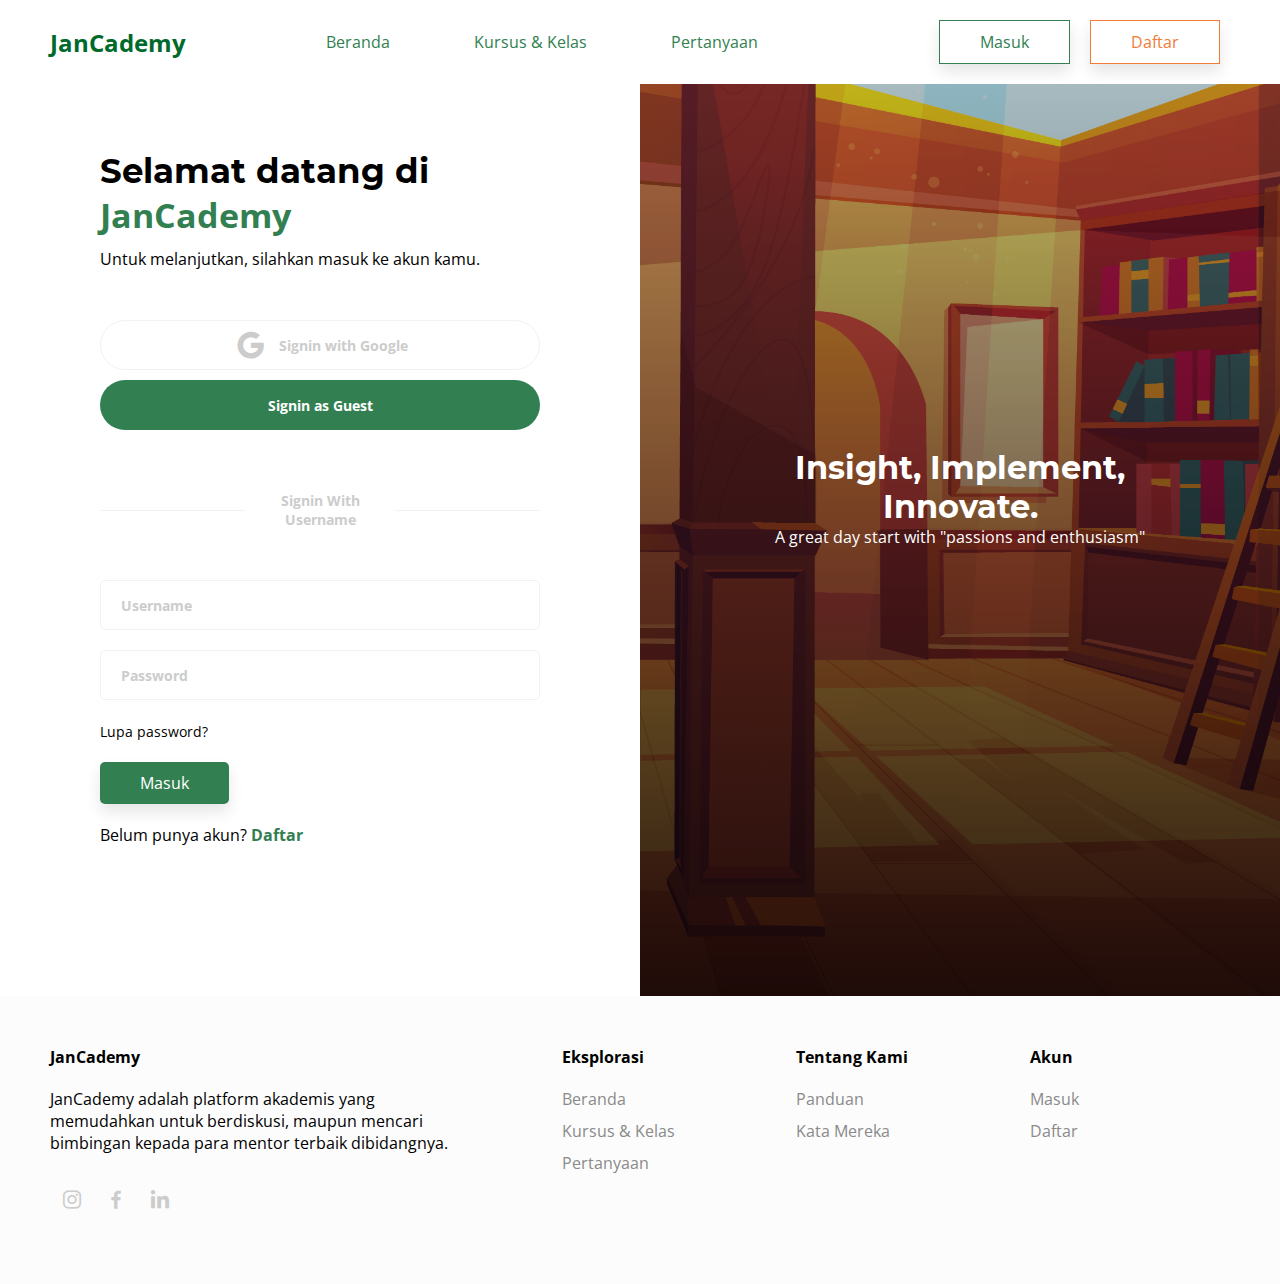
<file: login.html>
<!DOCTYPE html>
<html lang="en">
<head>
    <meta charset="UTF-8">
    <meta http-equiv="X-UA-Compatible" content="IE=edge">
    <meta name="viewport" content="width=device-width, initial-scale=1.0">
    <title>Masuk ke akunmu - JanCademy</title>
    <link href="./assets/css/boxicons.min.css" rel="stylesheet">
    <link href="./assets/css/style.css" rel="stylesheet">
    <link href="./assets/css/column.css" rel="stylesheet">
    <link href="./assets/css/pages/auth.css" rel="stylesheet">
    <link href="./assets/css/config.css" rel="stylesheet">
</head>
<body>
    <header class="scrollActive">
        <div class="header-left">
            <a class="logo">JanCademy</a>
            <nav>
                <a href="./index.html" class="menu-link">Beranda</a>
                <a href="./course-list.html" class="menu-link">Kursus & Kelas</a>
                <a href="./discuss-list.html" class="menu-link">Pertanyaan</a>
            </nav>
            <button id="open-sidebar" class="toggle-button"><i class="bx bx-menu"></i></button>
        </div>
        <div class="header-right">
            <a href="login.html" class="menu-login">Masuk</a>
            <a href="register.html" class="menu-register">Daftar</a>
        </div>
    </header>
    <div id="sidebar" class="sidebar">
        <div class="sidebar-header">
            <a class="logo">JanCademy</a>
            <button id="close-sidebar"  class="toggle-button"><i class="bx bx-x"></i></button>
        </div>
        <div class="sidebar-body">
            <a href="./index.html" class="menu-link">Beranda</a>
            <a href="./course-list.html" class="menu-link">Kursus & Kelas</a>
            <a href="./discuss-list.html" class="menu-link">Pertanyaan</a>
            <a href="./login.html" class="menu-link active">Masuk</a>
            <a href="./register.html" class="menu-link">Daftar</a>
        </div>
    </div>
    <div class="wrapper">
        <div class="row">
            <div class="col-md-6 col-sm-12 bg-white">
                <div class="container">
                    <h1 class="title-auth">
                        Selamat datang di <a href="">JanCademy</a>
                    </h1>
                    <p>Untuk melanjutkan, silahkan masuk ke akun kamu.</p>
                    <div class="social-auth">
                        <a href="#" class="social-item-google"><i class="bx bxl-google bx-md mr-1"></i>Signin with Google</a>
                        <a href="./dashboard.html" class="social-item-guest">
                            Signin as Guest
                        </a>
                    </div>
                    <div class="divider-auth">Signin With Username</div>
                    <form class="form-auth">
                        <input type="text" class="form-field"  placeholder="Username" name="username">
                        <input type="password" class="form-field" placeholder="Password" name="username">
                        <a class="forgot-text" href="./forgot-password.html">Lupa password?</a>
                        <button class="btn btn-primary">Masuk</button>
                        <span class="register-text">Belum punya akun? <a href="./register.html">Daftar</a></span>
                    </form>
                </div>
            </div>
            <div class="col-md-6 col-sm-12 bg-image-2">
                <div class="container center text-white">
                    <h1>Insight, Implement, Innovate.</h1>
                    <p>A great day start with "passions and enthusiasm"</p>
                </div>
            </div>
        </div>
    </div>
    <footer>
        <div class="footer-left">
            <a class="footer-logo">JanCademy</a>
            <p>JanCademy adalah platform akademis yang memudahkan untuk berdiskusi, maupun mencari bimbingan kepada para mentor terbaik dibidangnya.</p>
            <div class="social-media">
                <a href="https://instagram.com/jan.falih" class="social-item"><i class="bx bxl-instagram"></i></a>
                <a href="https://www.facebook.com/jan.fadhillah.3/" class="social-item"><i class="bx bxl-facebook"></i></a>
                <a href="https://id.linkedin.com/in/jan-falih-fadhillah-a7bb7318b" class="social-item"><i class="bx bxl-linkedin"></i></a>
            </div>
        </div>
        <div class="footer-right">
            <div class="footer-menu">
                <h4 class="menu-title">Eksplorasi</h4>
                <a href="./index.html" class="menu-footer">Beranda</a>
                <a href="./course-list.html" class="menu-footer">Kursus & Kelas</a>
                <a href="./discuss-list.html" class="menu-footer">Pertanyaan</a>
            </div>
            
            <div class="footer-menu">
                <h4 class="menu-title">Tentang Kami</h4>
                <a href="./index.html#panduan" class="menu-footer">Panduan</a>
                <a href="./index.html#kata_mereka" class="menu-footer">Kata Mereka</a>            
            </div>
            
            <div class="footer-menu">
                <h4 class="menu-title">Akun</h4>
                <a href="./login.html" class="menu-footer">Masuk</a>
                <a href="./register.html" class="menu-footer">Daftar</a>
            </div>
        </div>
    </footer>
    <script src="assets/js/jquery.js"></script>
    <script src="assets/js/index.js"></script>
</body>
</html>
</file>
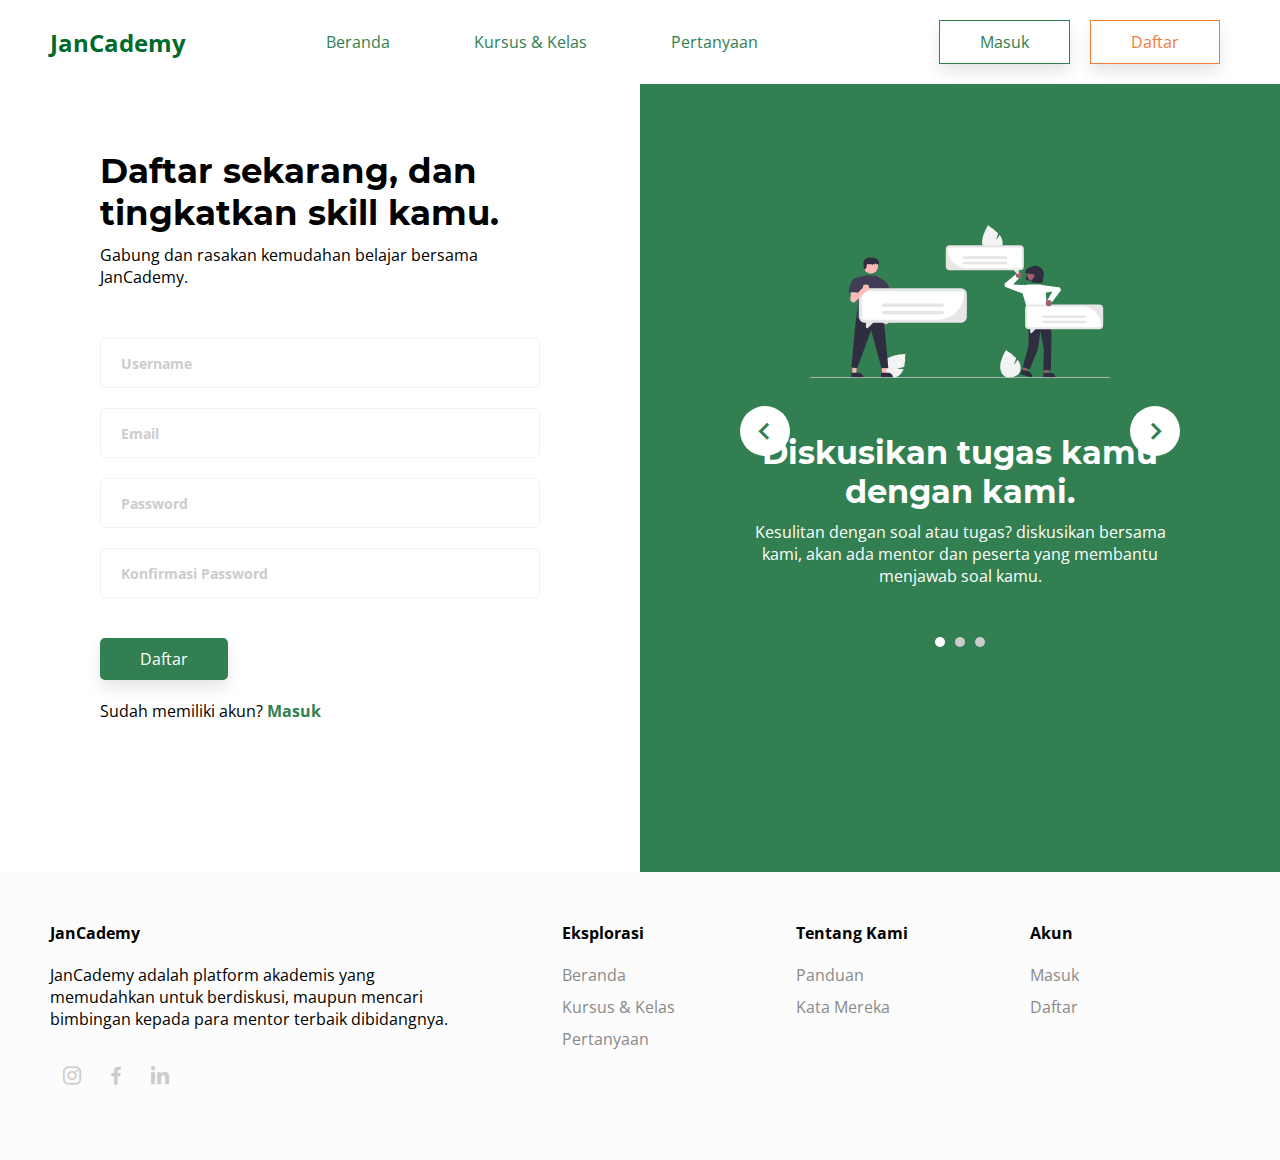
<file: register.html>
<!DOCTYPE html>
<html lang="en">
<head>
    <meta charset="UTF-8">
    <meta http-equiv="X-UA-Compatible" content="IE=edge">
    <meta name="viewport" content="width=device-width, initial-scale=1.0">
    <title>Daftar akun baru - JanCademy</title>
    <link rel="icon" href="./assets/images/favicon.ico" type="image/x-icon"/>
    <link href="./assets/css/boxicons.min.css" rel="stylesheet">
    <link href="./assets/css/style.css" rel="stylesheet">
    <link href="./assets/css/column.css" rel="stylesheet">
    <link href="./assets/css/pages/auth.css" rel="stylesheet">
    <link href="./assets/css/section/slider.css" rel="stylesheet">
    <link href="./assets/css/config.css" rel="stylesheet">
</head>
<body>
    <header class="scrollActive">
        <div class="header-left">
            <a class="logo">JanCademy</a>
            <nav>
                <a href="./index.html" class="menu-link">Beranda</a>
                <a href="./course-list.html" class="menu-link">Kursus & Kelas</a>
                <a href="./discuss-list.html" class="menu-link">Pertanyaan</a>
            </nav>
            <button id="open-sidebar" class="toggle-button"><i class="bx bx-menu"></i></button>
        </div>
        <div class="header-right">
            <a href="login.html" class="menu-login">Masuk</a>
            <a href="register.html" class="menu-register">Daftar</a>
        </div>
    </header>
    <div id="sidebar" class="sidebar">
        <div class="sidebar-header">
            <a class="logo">JanCademy</a>
            <button id="close-sidebar"  class="toggle-button"><i class="bx bx-x"></i></button>
        </div>
        <div class="sidebar-body">
            <a href="./index.html" class="menu-link">Beranda</a>
            <a href="./course-list.html" class="menu-link">Kursus & Kelas</a>
            <a href="./discuss-list.html" class="menu-link">Pertanyaan</a>
            <a href="./login.html" class="menu-link">Masuk</a>
            <a href="./register.html" class="menu-link active">Daftar</a>
        </div>
    </div>
    <div class="wrapper">
        <div class="row">
            <div class="col-md-6 col-sm-12 bg-white">
                <div class="container">
                    <h1 class="title-auth">
                        Daftar sekarang, dan tingkatkan skill kamu.
                    </h1>
                    <p>Gabung dan rasakan kemudahan belajar bersama JanCademy.</p>
                    <form class="form-auth">
                        <input type="text" class="form-field"  placeholder="Username">
                        <input type="password" class="form-field" placeholder="Email">
                        <input type="password" class="form-field" placeholder="Password">
                        <input type="password" class="form-field" placeholder="Konfirmasi Password">
                        <button class="btn btn-primary">Daftar</button>
                        <span class="register-text">Sudah memiliki akun? <a href="./login.html">Masuk</a></span>
                    </form>
                </div>
            </div>
            <div class="col-md-6 col-sm-12 bg-primary">
                <div class="container center">
                   <div class="slider">
                       <div class="slider-item fade">
                            <img class="slider-img" width="400" src="assets/images/discuss.svg"/>
                            <h1 class="slider-title">Diskusikan tugas kamu dengan kami.</h1>
                            <p>Kesulitan dengan soal atau tugas? diskusikan bersama kami, akan ada mentor dan peserta yang membantu menjawab soal kamu.</p>
                       </div>
                       <div class="slider-item fade">
                            <img class="slider-img" width="400" src="assets/images/undraw_book_reading.svg"/>
                            <h1 class="slider-title">Bingung dengan materi pelajaran?</h1>
                            <p>Pilih kursus dengan kami dan dapat dipastikan dibimbing oleh mentor terbaik.</p>
                       </div>
                       <div class="slider-item fade">
                            <img class="slider-img" width="400" src="assets/images/video_materi.svg"/>
                            <h1 class="slider-title">Kesulitan membagi waktu untuk belajar?</h1>
                            <p>Kami sediakan video yang dapat diputar berulang kali, agar kamu bisa belajar kapanpun dimanapun.</p>
                       </div>                       
                        <a id="prev-slider" class="prev-slider">
                            <i class="bx bx-chevron-left bx-md"></i>
                        </a>
                        <a id="next-slider" class="next-slider">
                            <i class="bx bx-chevron-right bx-md"></i>
                        </a>
                   </div>
                   <div class="slider-dot">
                       <span class="active"></span>
                       <span></span>
                       <span></span>
                   </div>
                </div>
            </div>
        </div>
    </div>
    <footer>
        <div class="footer-left">
            <a class="footer-logo">JanCademy</a>
            <p>JanCademy adalah platform akademis yang memudahkan untuk berdiskusi, maupun mencari bimbingan kepada para mentor terbaik dibidangnya.</p>
            <div class="social-media">
                <a href="https://instagram.com/jan.falih" class="social-item"><i class="bx bxl-instagram"></i></a>
                <a href="https://www.facebook.com/jan.fadhillah.3/" class="social-item"><i class="bx bxl-facebook"></i></a>
                <a href="https://id.linkedin.com/in/jan-falih-fadhillah-a7bb7318b" class="social-item"><i class="bx bxl-linkedin"></i></a>
            </div>
        </div>
        <div class="footer-right">
            <div class="footer-menu">
                <h4 class="menu-title">Eksplorasi</h4>
                <a href="./index.html" class="menu-footer">Beranda</a>
                <a href="./course-list.html" class="menu-footer">Kursus & Kelas</a>
                <a href="./discuss-list.html" class="menu-footer">Pertanyaan</a>
            </div>
            
            <div class="footer-menu">
                <h4 class="menu-title">Tentang Kami</h4>
                <a href="./index.html#panduan" class="menu-footer">Panduan</a>
                <a href="./index.html#kata_mereka" class="menu-footer">Kata Mereka</a>            
            </div>
            
            <div class="footer-menu">
                <h4 class="menu-title">Akun</h4>
                <a href="./login.html" class="menu-footer">Masuk</a>
                <a href="./register.html" class="menu-footer">Daftar</a>
            </div>
        </div>
    </footer>
    <script src="assets/js/jquery.js"></script>
    <script src="assets/js/index.js"></script>
    <script src="assets/js/slider.js"></script>
</body>
</html>
</file>
<file: assets/css/style.css>
/* Config */
    .sidebar{
        display: block;
        color:#fff;
        transform: translateX(-100%);
        position: fixed;
        z-index: 10;
        width: 100%;
        height: 100%;
        transition: ease .8s;
        background-color: var(--primary);
    }
    .sidebar.active{
        transform: translateX(0);
    }
    .sidebar-header{
        display: flex;
        padding:20px;
        align-items: center;
        justify-content: space-between;
    }
    .sidebar-body{
        display: flex;
        flex-direction: column;
        width: 100%;
    }
    .sidebar-body .menu-link{
        margin-bottom: 5px;
    }
    .sidebar-user-nav{
        width: 100%;
    }
    .sidebar-avatar-nav{
        border-radius: 25px;
        width: 50px;
        height: 50px;
        object-fit: cover;
    }
    .sidebar-user-link{
        padding:10px 30px;
        cursor: pointer;
        margin:0 10px;
        display: flex;
        border-radius: 2px;
        align-items: center;
    }
    .sidebar-avatar-nav{
        margin-right: 10px;
    }
    .sidebar-submenu-user{        
        display: flex;
        flex-direction: column;
        margin: 0 10px;
        border-radius: 5px;
        background-color: #fff;
    }
/* Header  */
    header{
        position: fixed;
        display: flex;
        justify-content: space-between;
        color:#fff;
        z-index: 10;
        width: 100%;
        display: flex;
        align-items: center;
        padding:20px 50px;
    }
    .scrollActive{
        background-color: #fff;
        color:#006A2B;
    }
    .header-left{
        display: flex;
        align-items: center;
    }
    .header-right{
        display: flex;
        align-items: center;
    }
    .menu-link{
        color:#fff;
        text-decoration: none;
        font-size: 16px;
        margin:0 10px;
        padding:10px 30px;
        border-radius: 2px;
        transition: ease 0.8s;
    }
    .menu-link.active{
        pointer-events: none;
        border:1px solid #fff;
    }
    .menu-link:hover{
        background-color: #fff;
        color:var(--primary);
    }
    .menu-login{
        margin:0 10px;
        padding:10px 40px;
        box-shadow: 0px 8px 15px rgba(0, 0, 0, 0.1);
        background-color: var(--primary);
        text-decoration: none;
        color: #fff;    
        border: 1px solid var(--primary);
    }
    .menu-register{
        margin:0 10px;
        padding:10px 40px;
        border: none;
        box-shadow: 0px 8px 15px rgba(0, 0, 0, 0.1);
        background-color: var(--secondary);
        text-decoration: none;
        color: #fff;    
        border: 1px solid var(--secondary);
    }
    .menu-login:hover{
        background-color: #fff;
        border: var(--primary) solid 1px;
        color:var(--primary);
    }
    .menu-register:hover{
        background-color: #fff;
        color:var(--secondary);
        border: 1px solid var(--secondary)
    }
    .logo{
        font-weight: bold;
        font-size: 24px;
        margin-right: 100px;
    }
    .toggle-button{
        display: none;
        cursor: pointer;
        width: 50px;
        background-color:#fff;
        border:none;
        color:var(--primary);
        font-size: 24px;
        border-radius: 2px;
        height: 50px;
    }
    .user-nav{
        display: flex;
        align-items: center;
        flex-direction: column;
        position: relative;
    }
    .user-link{
        display: flex;
        cursor: pointer;
        color:#fff;
        align-items: center;
    }
    header.scrollActive .user-link{
        color:#000;
    }
    .submenu-user{
        display: none;
        flex-direction: column;
        margin-top: 40px;
        border-radius: 5px;
        background-color:#fff;
        box-shadow: 0px 8px 15px rgba(0, 0, 0, 0.1);
        width: 100%;
        position: absolute;
    }
    .submenu-user-item{
        padding:10px;
        font-size: 14px;
        color:#000;
        text-decoration: none;
        border-bottom: 1px solid #f2f2f2;
        width: 100%;
        text-decoration: none;
    }
    .submenu-user-item:last-child{
        border-bottom: none;
    }
    .user-nav:hover .submenu-user{
        display: flex;
    }
    .submenu-user-item:hover{
        background-color: #f2f2f2;
        border-radius: 5px;
        color:#000;
    }
    .avatar-nav{
        margin-right: 10px;
        border-radius: 50px;
        width: 40px;
        height: 40px;
        object-fit: cover;
    }
    header.scrollActive .toggle-button{
        background-color: var(--primary);
        color:#fff;
    }
    header.scrollActive .menu-link{
        color:var(--primary);
        transition: ease 0.8s;
    }
    header.scrollActive .menu-link.active{
        border: 1px solid var(--primary);
    }
    header.scrollActive .menu-link:hover{
        background-color: var(--primary);
        color: #fff;
    }
    header.scrollActive .menu-login{
        background-color: #fff;
        border: var(--primary) solid 1px;
        color: var(--primary);
    }
    header.scrollActive .menu-register{
        background-color: transparent;
        color: var(--secondary);
        border: var(--secondary) solid 1px;
    }
    header.scrollActive .menu-register:hover{
        background-color: var(--secondary);
        color: #fff;
    }
    header.scrollActive .menu-login:hover{
        background-color: var(--primary);
        color: #fff;
    }
    @media (max-width:1100px){
        .logo{
            margin-right: 10px;
        }
    }
    @media (max-width:1000px) {
        header{
            padding:20px 50px;
        }
        nav{
            display: none;
        }
        .logo{
            margin-right:50px;
        }
        .header-left{
            width: 100%;
            justify-content: space-between;
        }
        .header-right{
            display: none;
        }
        .toggle-button{
            display: block;
        }
    }
    @media (max-width:700px) {
        header{
            padding:20px 30px;
        }
    }
/* End Header */
/* BreadCrumbs */
    .header-section{
        display: flex;
        align-items: center;
        justify-content: space-between;
        margin-bottom: 50px;
    }
    .breadcrumbs{
        display: flex;
        background-color: #fff;
        border-radius: 5px;
        padding:10px 30px;
    }
    .breadcrumbs-items{
        text-decoration: none;
        color:#000;
        font-size: 12px;
        cursor: pointer;
    }
    .breadcrumbs-items:hover{
        color:var(--primary)
    }
    .breadcrumbs-items::after{
        content: '>';
        margin:10px;
    }
    .breadcrumbs-items.active{
        font-weight: bold;
        color:var(--primary);
    }
    .breadcrumbs-items.active::after{
        content: none;
    }
    @media (max-width:1000px) {
        .header-section{
            display: flex;
            align-items: flex-start;
            flex-direction: column;
        }
        .header-section h1{
            margin-bottom: 20px;
        }
        .breadcrumbs{
            width: 100%;
        }
    }
/* End BreadCrumbs */
footer{
    display: flex;
    flex-wrap: wrap;
    width: 100%;
    background-color: #fcfcfc;
}
footer p{
    margin-bottom: 20px;
}
footer .menu-title{
    font-weight: bold;
    margin-bottom: 20px;
}
footer .social-media{
    width: 100%;
    display: flex;
}
footer .social-item{
    font-size: 24px;
    margin:10px;
    color:#ccc;
    text-decoration: none;
}
footer ul{
    height: 200px;
    display: flex;
    flex-direction: column;
    list-style-type: none;
    flex-wrap: wrap;
}
footer ul li{
    display: flex;
    align-items: center;
    justify-content: center;
    padding:20px 0px;
}
.footer-menu{
    display: flex;
    width: 200px;
    margin-bottom: 50px;
    flex-direction: column;
}
.menu-footer{
    text-decoration: none;
    margin-bottom: 10px;
    color:#8a8a8a;
}
.footer-logo{
    display: block;
    cursor: pointer;
    margin-bottom: 20px;
    font-weight: bold;
}
.footer-left{
    padding:50px;
    width: 40%;
}
.footer-right{
    justify-content: space-between;
    display: flex;
    flex-wrap: wrap;
    padding:50px;
    display: flex;
    width: 60%;
}
@media (max-width:1000px) {
    .footer-left{
        width: 100%;
    }
    .footer-right{
        width: 100%;
    }
}
</file>
<file: assets/css/column.css>
.container{
    width: 100%;
    height: 100%;
    padding:150px 100px;
}
.row{
    display: flex;
    flex-wrap: wrap;
}
.relative{
    position: relative;
}
.absolute{
    position: absolute;
}
.col-md-12{
    width: calc(100%/12*12);
}
.col-md-8{
    width: calc(100%/12*8);
}
.col-md-3{
    width: calc(100%/12*3);
}
.col-md-4{
    width: calc(100%/12*4);
}
.col-md-5{
    width: calc(100%/12*5);
}
.col-md-6{
    width: calc(100%/12*6);
}
.col-md-7{
    width: calc(100%/12*7);
}

@media(max-width:900px){
    .container{
        padding:150px 50px;
    }
}
@media(max-width:700px){
    .container{
        padding: 150px 50px;
    }
    .col-sm-12{
        width: calc(100%*12/12);
    }
}
</file>
<file: assets/css/section/course.css>
.course-highlight{
    position: relative;
    display: block;
    width: 100%;
}
.course-list{
    position: relative;
    display: flex;
    padding:30px;
    width: 100%;
    overflow-x: auto;
}
.course-list .course-card{
    margin: 0 20px;
}
.course-price{
    font-weight: bold;
    margin-right: 5px;
}
.course-original-price{
    font-size: 12px;
}
.course-card{
    position: relative;
    flex: none;
    margin:20px auto;
    width: 300px;
    border:1px solid #f2f2f2;
    box-shadow: 0px 8px 15px rgba(0, 0, 0, 0.1);
    background-color: #fff;
}
.course-img{
    width: 100%;
    height: 140px;
    object-fit: cover;
}
.course-avatar{
    height: 30px;
    object-fit: cover;
    margin-right: 10px;
    border-radius: 50px;
    width: 30px;
}
.course-rating{
    padding:5px 10px;
    border-radius: 50px;
    font-size: 12px;
    color:rgb(58, 58, 58);
    font-weight: bold;
    background-color: #fff;
    position: absolute;
    right: 10px;
    top: 10px;
}
.course-user{
    display: flex;
    align-items: center;
    font-size: 14px;
    color:rgb(58, 58, 58);
    text-decoration: none;
    font-weight: bold;
    padding:10px;
}
.course-user:hover{
    color:var(--primary);
}
.course-progress{
    display: block;
}
.progress-text{
    font-size: 12px;
    font-weight: bold;
}
.progress{
    border-radius: 5px;
    margin-bottom: 5px;
    background-color: #f2f2f2;
}
.progress-bar{
    width: 70%;
    height: 3px;
    border-radius: 2px;
    background-color: var(--secondary);
}
.course-rating i{
    color:rgb(255, 166, 0);
}
.course-meta{
    padding:10px;
}
.course-title{
    display: block;
    margin-bottom:20px;
    font-size: 14px;
    text-decoration: none;
    color:#000;
}
.course-title:hover{
    color: var(--primary);
}

.course-list::-webkit-scrollbar {
    height: 3px;
}
.course-list::-webkit-scrollbar-track {
    background-color: #ccc;
}
.course-list::-webkit-scrollbar-thumb {
    background-color: var(--primary);
}
.arrow-left-course{
    position: absolute;
    cursor: pointer;
    width: 50px;
    height: 50px;
    border:none;
    z-index: 1;
    color:#fff;
    border-radius: 50px;
    top: 50%;
    left:0;
    background-color: rgba(134, 214, 124, 0.5);
}
.arrow-right-course{
    position: absolute;
    cursor: pointer;
    width: 50px;
    height: 50px;
    border:none;
    z-index: 1;
    color:#fff;
    border-radius: 50px;
    top: 50%;
    right: 0;
    background-color: rgba(134, 214, 124, 0.5);
}
.arrow-left-course:hover{
    background-color: var(--primary);
}
.arrow-right-course:hover{
    background-color: var(--primary);
}
</file>
<file: assets/css/pages/course-list.css>
.category-box{
    padding:20px;
    width: 800px;
    display: block;
    position: absolute;
    color:#000;
    background-color: #fff;
    border-radius: 5px;
    box-shadow: 0px 8px 15px rgba(0, 0, 0, 0.1);
    bottom: -80px;
}
.category-list{
    display: flex;
    width: 100%;
    overflow-x: auto;
    padding:20px;
}
.category-box-title{
    font-size: 14px;
    font-weight: bold;
}
.category{
    display: flex;
    flex: none;
    padding:10px;
    margin:0 10px;
    cursor: pointer;
    align-items: center;
    border-radius: 50px;
    color:var(--primary);
    border: 1px solid var(--primary);
}
.category:hover{
    background-color: var(--primary);
    color:#fff;
}
.category:hover .category-icon{
    background-color: #fff;
    color: var(--primary);
}
.category-icon{
    display: flex;
    align-items: center;
    justify-content: center;
    width: 40px;
    margin-right: 10px;
    border-radius: 20px;
    height: 40px;
    background-color:var(--primary);
    color: #fff;
}

.arrow-left-category{
    position: absolute;
    cursor: pointer;
    width: 50px;
    height: 50px;
    border:none;
    z-index: 1;
    color:#fff;
    box-shadow: 0px 8px 15px rgba(0, 0, 0, 0.1);
    border-radius: 50px;
    top: 50%;
    left:0;
    background-color: rgba(134, 214, 124, 0.5);
}
.arrow-right-category{
    position: absolute;
    cursor: pointer;
    width: 50px;
    height: 50px;
    border:none;
    z-index: 1;
    box-shadow: 0px 8px 15px rgba(0, 0, 0, 0.1);
    color:#fff;
    border-radius: 50px;
    top: 50%;
    right: 0;
    background-color: rgba(134, 214, 124, 0.5);
}
.arrow-left-category:hover{
    background-color: var(--primary);
}
.arrow-right-category:hover{
    background-color: var(--primary);
}
.category-list::-webkit-scrollbar {
    height: 3px;
}
.category-list::-webkit-scrollbar-track {
    background-color: #ccc;
}
.category-list::-webkit-scrollbar-thumb {
    background-color: var(--primary);
}
@media (max-width:1000px) {
    .category-box{
        width: 600px;
    }
}
@media (max-width:700px){
    .category-box{
        width: 300px;
    }
}
</file>
<file: assets/css/config.css>
/* Set Default Setting */
    *{
        margin:0;
        padding:0;
        font-family: 'Open Sans';
        box-sizing: border-box;
        --primary:#328051;
        --dark-primary:rgb(22, 78, 38);
        --secondary:rgb(241, 124, 56);
    }
    html{    
      scroll-behavior: smooth;
    }
    @font-face {
        font-family: 'Montserrat';
        src: url('../fonts/Montserrat.ttf');
    }
    @font-face {
        font-family: 'Montserrat';
        font-weight: bold;
        src: url('../fonts/Montserrat-Bold.ttf');
    }
    @font-face {
        font-family: 'Open Sans';
        src: url('../fonts/OpenSans-Regular.ttf');
    }
    @font-face {
        font-family: 'Open Sans';
        font-weight: bold;
        src: url('../fonts/OpenSans-Bold.ttf');
    }
    body{
        background-color: #f2f2f2;
    }
    h1{
        font-family: 'Montserrat';
        font-weight: bold;
    }
    .btn{
        display: flex;
        max-width: 240px;
        align-items: center;
        justify-content: center;
        text-decoration: none;
        padding:10px 40px;
        font-size: 16px;
        box-shadow: 0px 8px 15px rgba(0, 0, 0, 0.1);
        margin: 20px 0px;
        border:none;
        outline: none;
        cursor: pointer;
        border-radius: 5px;
    }
    .btn-secondary{
        background-color: var(--secondary);
        color:#fff;
    }
    .btn-primary{
        background-color: var(--primary);
        color:#fff;
    }
    .btn-outline{
        background-color: transparent;
        color:rgb(66, 66, 66);
        border:1px solid rgb(66, 66, 66);
    }
    .btn-outline:hover{
        background-color: rgb(66, 66, 66);
        color:#fff;
    }
    .btn-primary:hover{
        background-color: rgb(22, 78, 38);
    }
    .btn-secondary:hover{
        background-color: rgb(241, 99, 56);
    }
    .btn-block{
        display: block;
        width: 100%;
        max-width: 100% !important;
    }
    [class*=bg-primary]{    
        color:#fff;
        background-color:var(--primary);
    }
    [class*=-with-wave]{
        background-size: contain;
        background-position: bottom;
        background-repeat: no-repeat;
        background-image: url('../images/wave.svg');
    }
    [class*=bg-white]{
        background-color: #fff;
        color:#000;
    }
    .bg-image{
        background-position: center;
        background-repeat: no-repeat;
        background-size: cover;
        background-attachment: fixed;
        background-image: linear-gradient(to top, rgba(0,0,0,0.8), rgba(0,0,0,0.2)),url('https://images.unsplash.com/photo-1523240795612-9a054b0db644?ixid=MnwxMjA3fDB8MHxwaG90by1wYWdlfHx8fGVufDB8fHx8&ixlib=rb-1.2.1&auto=format&fit=crop&w=870&q=80');
    }
    .bg-image-2{
        background-repeat: no-repeat;
        background-size: cover;
        background-image:linear-gradient(to top, rgba(0,0,0,0.8), rgba(0,0,0,0.2)),url('../images/1722.jpg');
    }
    .center{
        display: flex;
        flex-direction: column;
        text-align: center;
        justify-content: center;
        align-items: center;
    }
    .text-white{
        color:#fff;
    }
    .text-primary{
        color: var(--primary);
    }
    .title-section{
        position: relative;
        margin-bottom: 50px;
    }
    .title-section::before{
        content: '';
        height: 100%;
        width: 4px;
        border-radius: 2px;
        background-color: var(--primary);
        left: -30px;
        position: absolute;
    }
    [class*="bg-primary"] .title-section::before{
        background-color: #fff;
    }
    .justify-content-between{
        justify-content: space-between;
    }
    .mb-0{
        margin-bottom: 0px;
    }
    .mb-2{
        margin-bottom: 20px;
    }
    .mr-1{
        margin-right: 10px;
    }
    .w-500{
        max-width: 500px;
    }
    .pt-1{
        padding-top: 10px;
    }
    .pb-1{
        padding-bottom: 10px;
    }
    .pb-3{
        padding-bottom: 50px;
    }
    .pt-3{
        padding-top: 50px;
    }
    .img-rounded{
        width: 250px;
        height: 250px;
        object-fit: cover;
        border-radius: 150px;
    }
</file>
<file: assets/css/section/question.css>
.question-highlight{
    position: relative;
    display: block;
    width: 100%;
}
.question-list{
    position: relative;
    display: flex;
    padding:30px;
    width: 100%;
    overflow-x: auto;
}
.question-card{
    position: relative;
    cursor: pointer;
    flex: none;
    margin:0 20px;
    width: 350px;
    padding:30px;
    border-radius: 50px;
    border:1px solid #f2f2f2;
    color: #000;
    box-shadow: 0px 8px 15px rgba(0, 0, 0, 0.1);
    background-color: #fff;
}
.question-card:hover{
    box-shadow: 0px 8px 15px rgba(0, 0, 0, 0.3);
}
.question-user{
    display: flex;
    align-items: center;
    width: 100%;
    margin-bottom: 20px;
    padding-bottom: 20px;
    border-bottom: 1px solid #f2f2f2;
    font-weight: bold;
}
.question-body{
    display: block;
}
.question-footer{
    display: flex;
    width: 100%;
    justify-content: space-between;
}
.question-category{
    padding:10px;
    font-size: 14px;
    display: flex;
    align-items: center;
    color:#fff;
    border-radius: 20px;
    background-color: var(--primary);
}
.question-action{
    display: flex;
}
.question-love{
    padding:10px;
    margin-right: 10px;
    align-items: center;
    color:rgb(182, 61, 61);
    font-size: 14px;
    border-radius: 20px;
    background-color: rgb(255, 200, 200);
}
.question-discuss{
    padding:10px;
    margin-right: 10px;
    align-items: center;
    color:rgb(179, 179, 179);
    font-size: 14px;
    border-radius: 20px;
    background-color: #f2f2f2;
}
.question-love i{
    margin-right: 5px;
}
.question-discuss i{
    margin-right: 5px;
}
.question-category i{
    margin-right: 5px;
}
.question-text{
    display: block;
    font-size: 14px;
    margin-bottom: 20px;
}
.question-avatar{
    width: 50px;
    height: 50px;
    margin-right: 20px;
    border-radius: 50px;
    object-fit: cover;
}
.question-list::-webkit-scrollbar {
    height: 3px;
}
.question-list::-webkit-scrollbar-track {
    background-color: #ccc;
}
.question-list::-webkit-scrollbar-thumb {
    background-color: #fff;
}
.arrow-left-question{
    position: absolute;
    cursor: pointer;
    width: 50px;
    height: 50px;
    border:none;
    z-index: 1;
    color:var(--primary);
    box-shadow: 0px 8px 15px rgba(0, 0, 0, 0.1);
    border-radius: 50px;
    top: 50%;
    left:0;
    background-color: rgba(255,255,255,0.5);
}
.arrow-right-question{
    position: absolute;
    cursor: pointer;
    width: 50px;
    height: 50px;
    border:none;
    z-index: 1;
    box-shadow: 0px 8px 15px rgba(0, 0, 0, 0.1);
    color:var(--primary);
    border-radius: 50px;
    top: 50%;
    right: 0;
    background-color: rgba(255,255,255,0.5);
}
.arrow-left-question:hover{
    background-color: #fff;
}
.arrow-right-question:hover{
    background-color: #fff;
}
</file>
<file: assets/css/pages/dashboard.css>
.card-dashboard{
    display: flex;
    margin:20px;
    flex-direction: column;
    padding:30px;
    border-radius: 50px;
    box-shadow: 0px 8px 15px rgba(0, 0, 0, 0.1);
    background-color: #fff;
}
.card-dashboard-icon{
    display:flex;
    align-items: center;
    margin-bottom: 30px;
    color: #000;
    font-size: 72px;
    border-radius: 5px;
}
.card-dashboard-text{
    margin-bottom: 20px;
}
.card-dashboard-count{
    font-size: 24px;
    font-weight: bold;
}
</file>
<file: assets/css/pages/discuss-detail.css>
.title-header-section{
    max-width: 700px;
}
.title-header-section .title-section{
    margin-bottom: 10px;
}
.question-answer{
    position: relative;
    flex: none;
    width: 100%;
    padding:30px;
    text-decoration: none;
    border-radius: 50px;
    border:1px solid #f2f2f2;
    color: #000;
    margin-top: 20px;
    background-color: #fff;
}
.question-button{
    position: absolute;
    right: 20px;
    background-color: transparent;
    border: none;
    color:#ccc;
    width: 50px;
    cursor: pointer;
    height: 50px;
}
.question-highlight{
    position: relative;
    display: block;
    width: 100%;
}
.question-list{
    position: relative;
    display: flex;
    padding:30px;
    width: 100%;
    overflow-x: auto;
}
.question{
    position: relative;
    flex: none;
    width: 100%;
    padding:30px;
    text-decoration: none;
    border-radius: 50px;
    border:1px solid #f2f2f2;
    color: #000;
    box-shadow: 0px 8px 15px rgba(0, 0, 0, 0.1);
    background-color: #fff;
}
.question-user{
    display: flex;
    align-items: center;
    width: 100%;
    margin-bottom: 20px;
    font-size: 14px;
    padding-bottom: 20px;
    border-bottom: 1px solid #f2f2f2;
    font-weight: bold;
}
.question-body{
    display: block;
}
.question-footer{
    display: flex;
    flex-wrap: wrap;
    width: 100%;
    justify-content: space-between;
}
.question-category{
    padding:10px;
    font-size: 14px;
    display: flex;
    align-items: center;
    color:#fff;
    border-radius: 20px;
    background-color: var(--primary);
}
.question-action{
    display: flex;
}
.form-question{
    position: relative;
    display: flex;
    align-items: center;
    background-color: #f2f2f2;
    margin-top: 20px;
    border-radius: 50px;
}
.question-input{
    padding:20px;
    border-radius: 50px;
    width: 100%;
    border:none;
    color:rgb(68, 68, 68);
    background-color: transparent;
}
.question-input::placeholder{
    color:#ccc;
}
.question-smile{
    padding:10px;
    margin-right: 10px;
    align-items: center;
    color:var(--primary);
    font-size: 14px;
    border-radius: 20px;
    background-color: rgb(211, 255, 200);
}
.question-sad{
    padding:10px;
    margin-right: 10px;
    align-items: center;
    color:rgb(182, 61, 61);
    font-size: 14px;
    border-radius: 20px;
    background-color: rgb(255, 200, 200);
}
.question-love{
    padding:10px;
    margin-right: 10px;
    align-items: center;
    color:rgb(182, 61, 61);
    font-size: 14px;
    border-radius: 20px;
    background-color: rgb(255, 200, 200);
}
.question-discuss{
    padding:10px;
    margin-right: 10px;
    align-items: center;
    color:rgb(179, 179, 179);
    font-size: 14px;
    border-radius: 20px;
    background-color: #f2f2f2;
}
.question-love i{
    margin-right: 5px;
}
.question-discuss i{
    margin-right: 5px;
}
.question-category i{
    margin-right: 5px;
}
.question-text{
    display: block;
    font-size: 14px;
    margin-bottom: 20px;
}
.question-avatar{
    width: 50px;
    height: 50px;
    margin-right: 10px;
    border-radius: 50px;
    object-fit: cover;
}
.question-list::-webkit-scrollbar {
    height: 3px;
}
.question-list::-webkit-scrollbar-track {
    background-color: #ccc;
}
.question-list::-webkit-scrollbar-thumb {
    background-color: #fff;
}
.arrow-left-question{
    position: absolute;
    cursor: pointer;
    width: 50px;
    height: 50px;
    border:none;
    z-index: 1;
    color:var(--primary);
    box-shadow: 0px 8px 15px rgba(0, 0, 0, 0.1);
    border-radius: 50px;
    top: 50%;
    left:0;
    background-color: rgba(255,255,255,0.5);
}
.arrow-right-question{
    position: absolute;
    cursor: pointer;
    width: 50px;
    height: 50px;
    border:none;
    z-index: 1;
    box-shadow: 0px 8px 15px rgba(0, 0, 0, 0.1);
    color:var(--primary);
    border-radius: 50px;
    top: 50%;
    right: 0;
    background-color: rgba(255,255,255,0.5);
}
.arrow-left-question:hover{
    background-color: #fff;
}
.arrow-right-question:hover{
    background-color: #fff;
}

@media (max-width:700px) {
    .title-header-section{
        margin-bottom: 30px;
    }
    .question-action{
        margin-bottom: 10px;
    }
}
</file>
<file: assets/css/pages/auth.css>
/* Auth */
.title-auth{
    display: block;
    font-weight: bold;
    font-size: 34px;
    margin-bottom: 10px;
}
.title-auth a{
    text-decoration: none;
    color: var(--primary);
}
.title-auth a:hover{
    text-decoration: none;
    color: var(--dark-primary);
}
.forgot-text{
    color:#000;
    text-decoration: none;
    font-size: 14px;
}
.social-auth{
    display: flex;
    margin-top: 50px;
    flex-direction: column;
}
.social-item-google{
    padding:20px;
    width: 100%;
    height: 50px;
    display: flex;
    align-items: center;
    justify-content: center;
    border-radius: 50px;
    font-size: 14px;
    color:#ccc;
    border:1px solid #f2f2f2;
    margin-bottom: 10px;
    text-decoration: none;
    font-weight: bold;
    border:1px solid #f2f2f2;
}
.social-item-google:hover{
    background-color: #ea4335;
    color:#fff;
}
.social-item-guest{
    padding:20px;
    width: 100%;
    height: 50px;
    display: flex;
    align-items: center;
    justify-content: center;
    border-radius: 50px;
    font-size: 14px;
    color:#fff;
    background-color: var(--primary);
    margin-bottom: 10px;
    text-decoration: none;
    font-weight: bold;
}
.social-item-guest:hover{
    background-color: vaR(--dark-primary);
}
.divider-auth{
    display: flex;
    align-items: center;
    justify-content: space-between;
    width: 100%;
    text-align: center;
    font-size: 14px;
    height: 40px;
    margin-top: 50px;
    font-weight: bold;
    color:#ccc;
}
.divider-auth::before{
    content: '';
    width: 150px;
    height: 1px;
    background-color: #f2f2f2;
}
.divider-auth::after{
    content: '';
    width: 150px;
    height: 1px;
    background-color: #f2f2f2;
}
.register-text a{
    color:var(--primary);
    font-weight: bold;
    text-decoration: none;
}
.form-auth{
    display: block;
    margin-top: 50px;
}
.form-field{
    border:0.1rem solid #f2f2f2;
    border-radius: 5px;
    height: 50px;
    font-size: 14px;
    color:rgb(170, 170, 170);
    font-weight: bold;
    padding: 0 20px;
    margin-bottom: 20px;
    width: 100%;
}
.form-field:focus{
    outline: 0.1rem solid var(--primary);
}
.form-field::placeholder{
    color:#ccc;
}
</file>
<file: assets/css/section/slider.css>
.prev-slider{
    position: absolute;
    cursor: pointer;
    display: flex;
    align-items: center;
    justify-content: center;
    width: 50px;
    height: 50px;
    border:none;
    z-index: 1;
    color:var(--primary);
    border-radius: 50px;
    top: 50%;
    left: 0;
    background-color: #fff;
}
.next-slider{
    position: absolute;
    cursor: pointer;
    width: 50px;
    height: 50px;
    border:none;
    z-index: 1;
    display: flex;
    align-items: center;
    justify-content: center;
    color:var(--primary);
    border-radius: 50px;
    top: 50%;
    right: 0;
    background-color: #fff;
}
.slider{
    position: relative;
    width: 100%;
}
.slider-item{
    display: none;
}
.slider-img{
    width: 300px;
    height: auto;
    margin-bottom: 50px;
    object-fit: cover;
}
.slider-title{
    margin-bottom: 10px;
}
.slider-dot{
    margin-top: 50px;
    display: flex;
}
.slider-dot span{
    width: 10px;
    border-radius: 10px;
    margin: 0px 5px;
    height: 10px;
    background-color: #ccc;
}
.slider-dot span.active{
    width: 10px;
    border-radius: 10px;
    margin: 0px 5px;
    height: 10px;
    background-color: #fff;
}

/* Fading animation */
.fade {
    -webkit-animation-name: fade;
    -webkit-animation-duration: 1.5s;
    animation-name: fade;
    animation-duration: 1.5s;
}
@-webkit-keyframes fade {
    from {opacity: .4} 
    to {opacity: 1}
}

@keyframes fade {
    from {opacity: .4} 
    to {opacity: 1}
}
</file>
